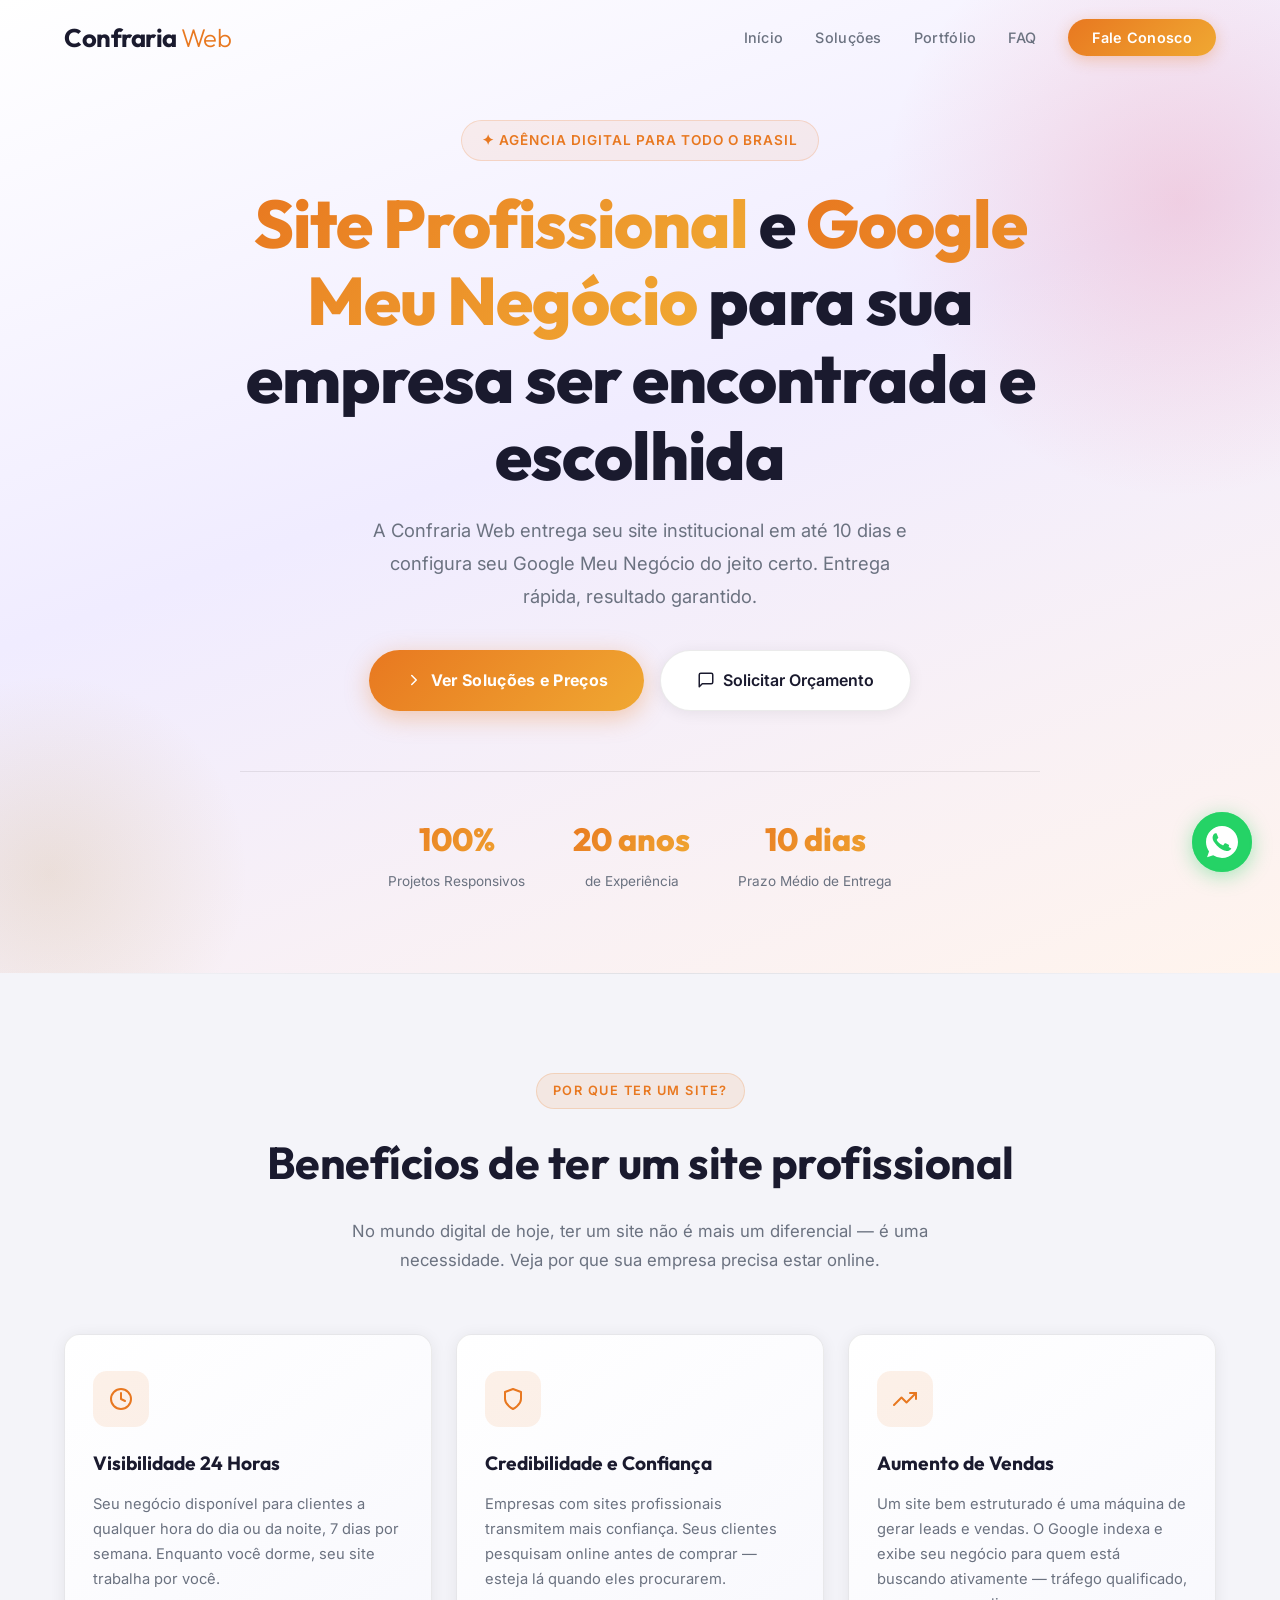
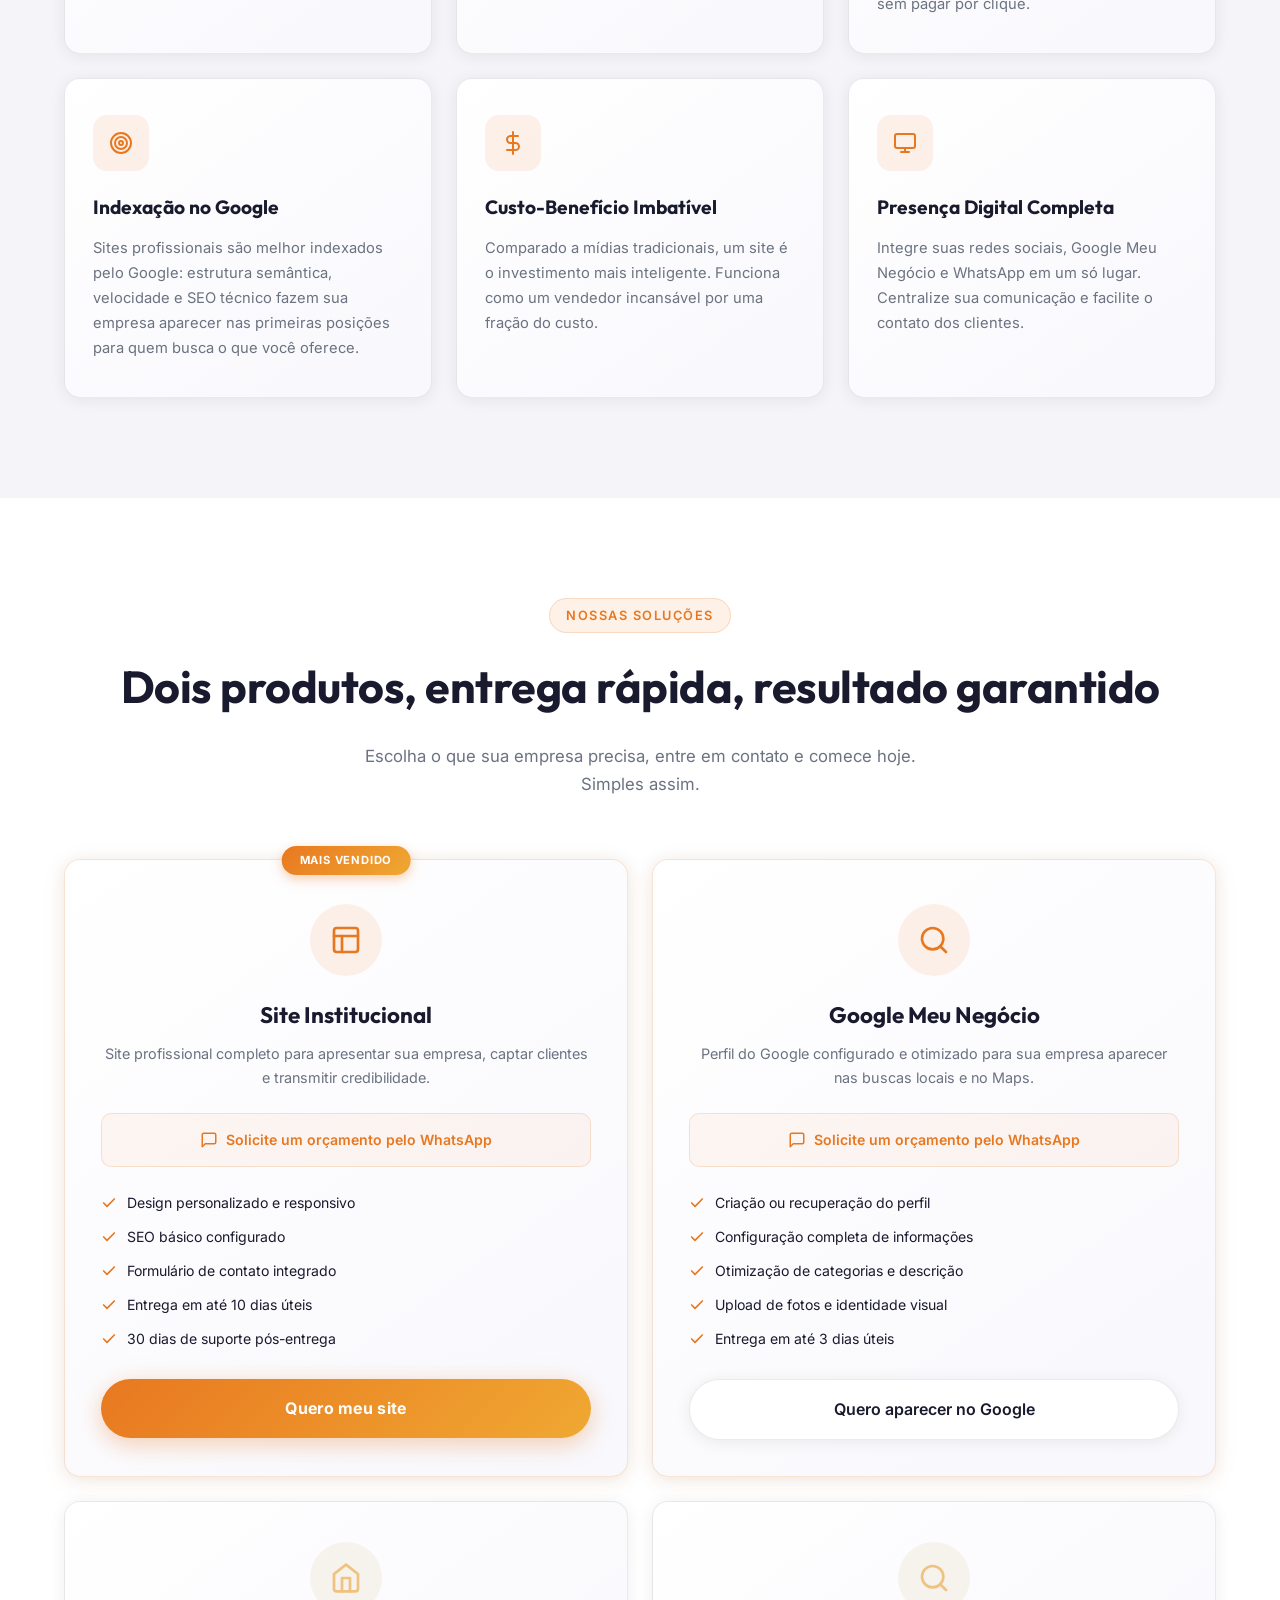
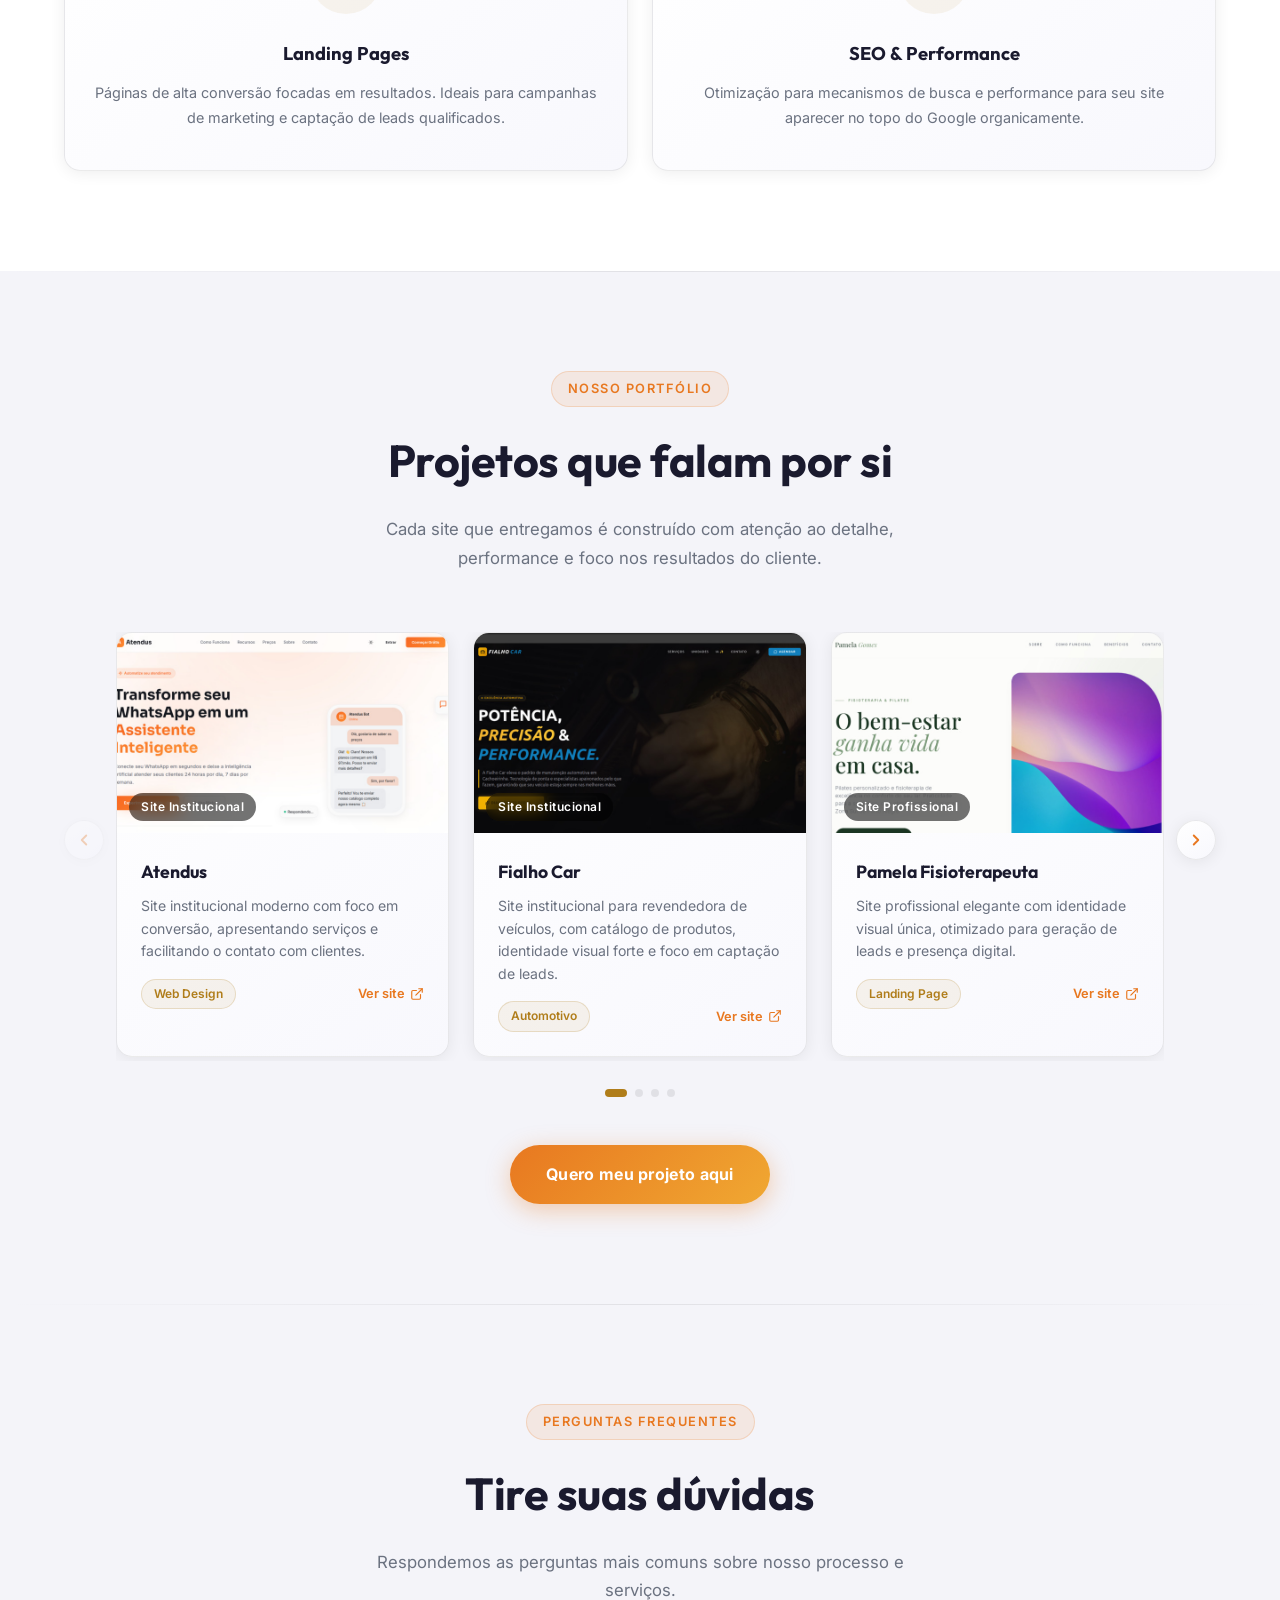
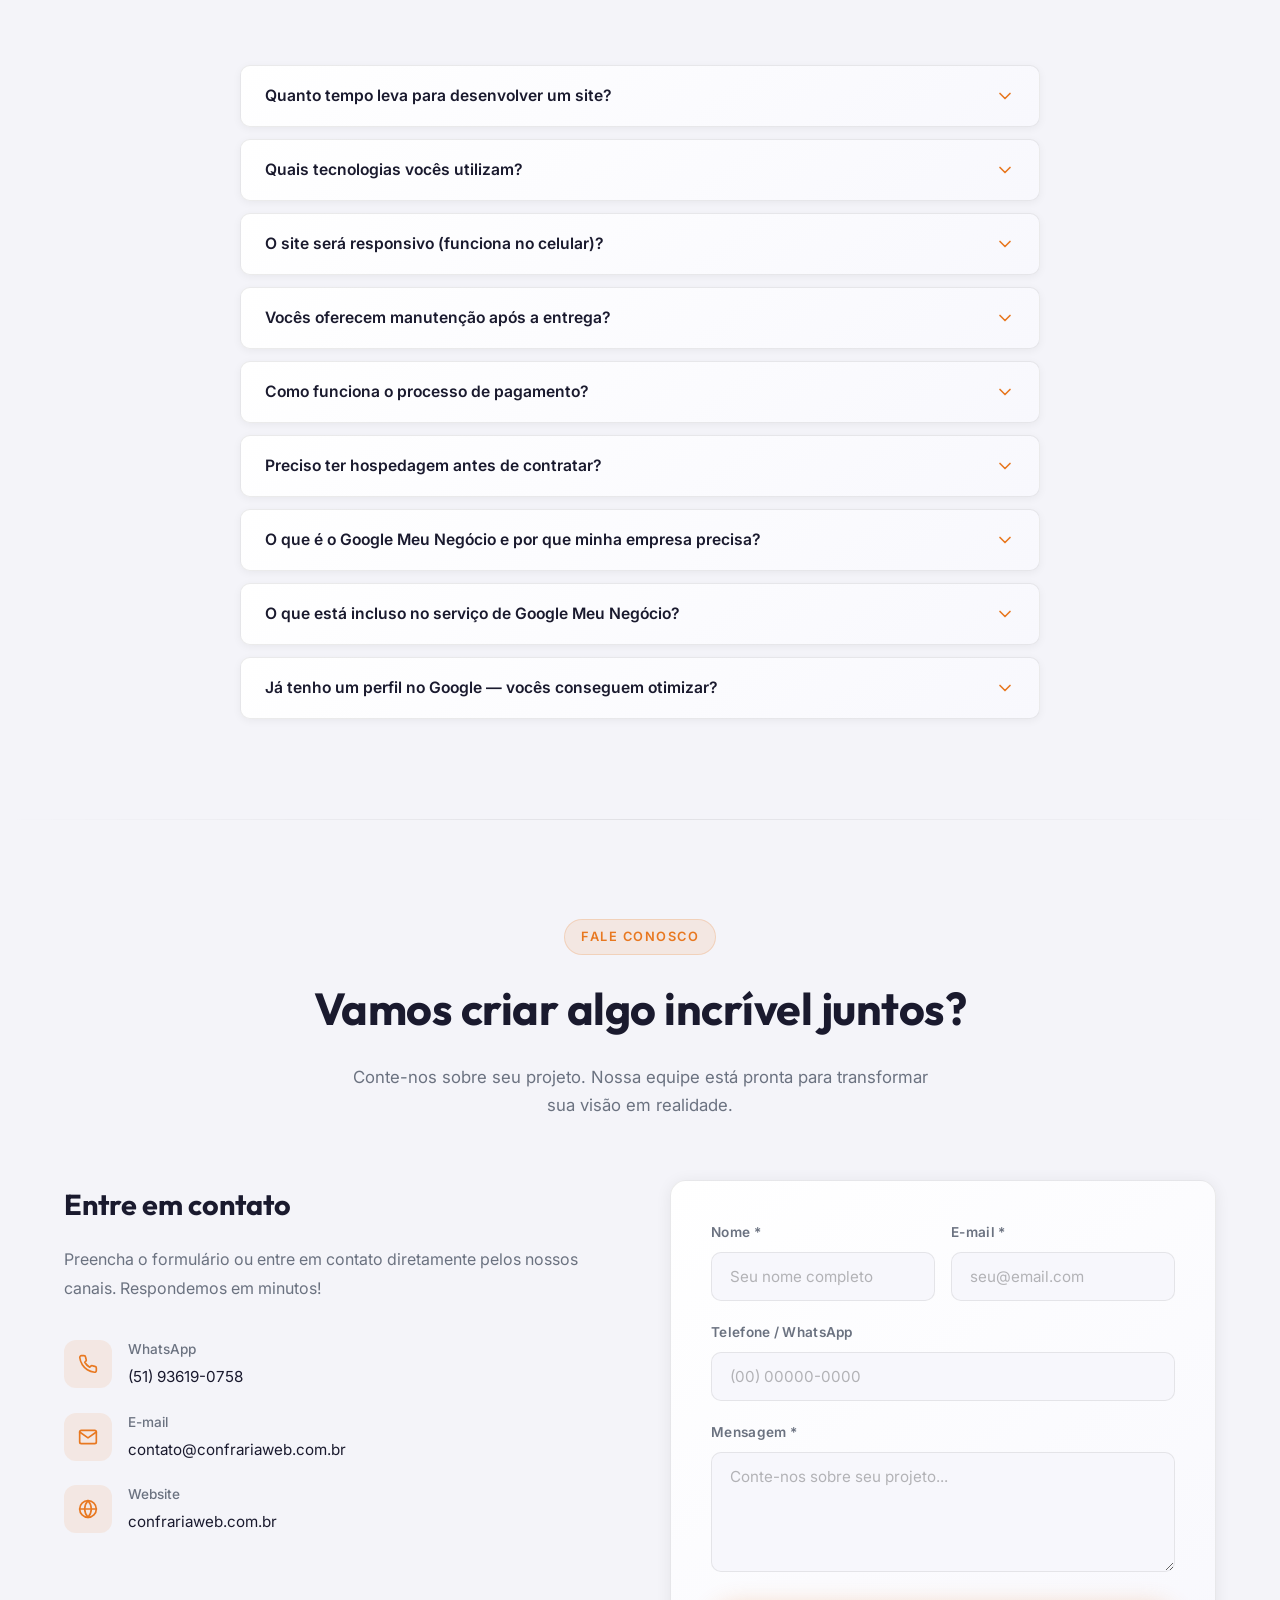
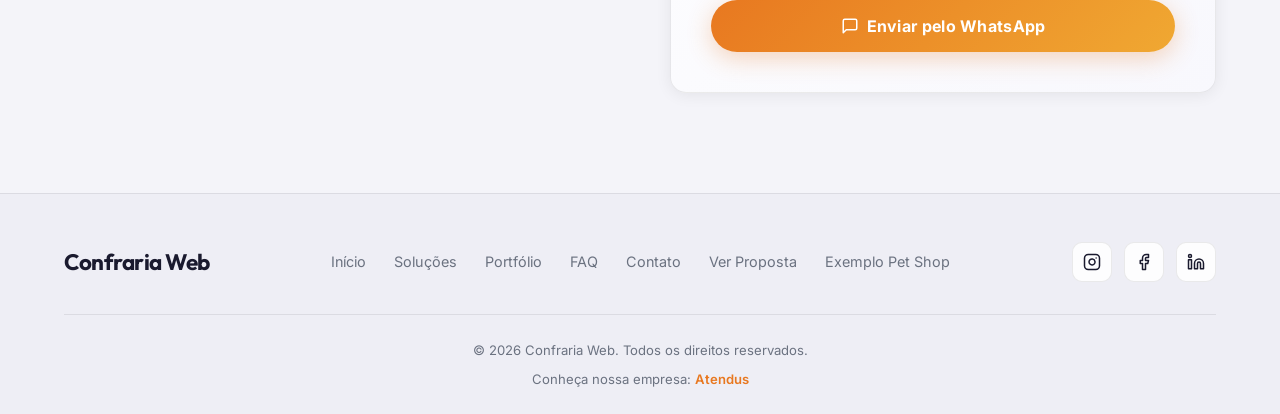
<file: index.html>
<!DOCTYPE html>
<html lang="pt-BR">
<head>
  <meta charset="UTF-8">
  <meta name="viewport" content="width=device-width, initial-scale=1.0">
  <meta http-equiv="X-UA-Compatible" content="IE=edge">

  <!-- SEO Primary -->
  <title>Confraria Web | Sites Profissionais e Google Meu Negócio para todo o Brasil</title>
  <meta name="description" content="Site institucional profissional em até 10 dias e configuração completa do Google Meu Negócio — entrega rápida, resultado garantido. Agência digital para todo o Brasil. Solicite agora!">
  <meta name="author" content="Confraria Web">
  <meta name="robots" content="index, follow, max-snippet:-1, max-image-preview:large, max-video-preview:-1">
  <meta name="format-detection" content="telephone=yes">
  <meta name="geo.region" content="BR">
  <link rel="canonical" href="https://confrariaweb.com.br/">

  <!-- Favicon -->
  <link rel="icon" href="favicon.svg" type="image/svg+xml">
  <link rel="apple-touch-icon" href="favicon.svg">
  <meta name="theme-color" content="#e87820">

  <!-- Preconnect & DNS Prefetch -->
  <link rel="preconnect" href="https://fonts.googleapis.com">
  <link rel="preconnect" href="https://fonts.gstatic.com" crossorigin>
  <link rel="dns-prefetch" href="https://challenges.cloudflare.com">

  <!-- Google Fonts -->
  <link href="https://fonts.googleapis.com/css2?family=Inter:wght@300;400;500;600;700&family=Outfit:wght@300;400;500;600;700;800&display=swap" rel="stylesheet">

  <!-- Styles (preload for LCP) -->
  <link rel="preload" href="styles.css" as="style">
  <link rel="stylesheet" href="styles.css">

  <!-- Open Graph / Facebook -->
  <meta property="og:type" content="website">
  <meta property="og:url" content="https://confrariaweb.com.br/">
  <meta property="og:title" content="Confraria Web | Sites Profissionais e Google Meu Negócio para todo o Brasil">
  <meta property="og:description" content="Site institucional em até 10 dias e Google Meu Negócio configurado do jeito certo — entrega rápida, resultado garantido. Agência digital para todo o Brasil.">
  <meta property="og:locale" content="pt_BR">
  <meta property="og:site_name" content="Confraria Web">
  <meta property="og:image" content="https://confrariaweb.com.br/og-image.png">
  <meta property="og:image:type" content="image/png">
  <meta property="og:image:width" content="1200">
  <meta property="og:image:height" content="630">
  <meta property="og:image:alt" content="Confraria Web — Agência Digital para Criação de Sites Profissionais em todo o Brasil">

  <!-- Twitter / X Card -->
  <meta name="twitter:card" content="summary_large_image">
  <meta name="twitter:site" content="@confrariaweb">
  <meta name="twitter:title" content="Confraria Web | Sites Profissionais e Google Meu Negócio para todo o Brasil">
  <meta name="twitter:description" content="Site institucional em até 10 dias + Google Meu Negócio configurado do jeito certo. Entrega rápida, resultado garantido. Agência digital para todo o Brasil.">
  <meta name="twitter:image" content="https://confrariaweb.com.br/og-image.png">
  <meta name="twitter:image:alt" content="Confraria Web — Agência Digital para Criação de Sites Profissionais em todo o Brasil">

  <!-- Schema.org @graph — Structured Data completo -->
  <script type="application/ld+json">
  {
    "@context": "https://schema.org",
    "@graph": [
      {
        "@type": "Organization",
        "@id": "https://confrariaweb.com.br/#organization",
        "name": "Confraria Web",
        "url": "https://confrariaweb.com.br/",
        "logo": {
          "@type": "ImageObject",
          "@id": "https://confrariaweb.com.br/#logo",
          "url": "https://confrariaweb.com.br/favicon.svg",
          "contentUrl": "https://confrariaweb.com.br/favicon.svg",
          "width": 64,
          "height": 64,
          "caption": "Confraria Web"
        },
        "image": { "@id": "https://confrariaweb.com.br/#logo" },
        "description": "Agência digital especializada em criação de sites profissionais, Google Meu Negócio, landing pages e SEO para todo o Brasil.",
        "telephone": "+55-51-936190758",
        "email": "contato@confrariaweb.com.br",
        "foundingDate": "2024",
        "address": {
          "@type": "PostalAddress",
          "addressLocality": "Porto Alegre",
          "addressRegion": "RS",
          "postalCode": "90000-000",
          "addressCountry": "BR"
        },
        "areaServed": { "@type": "Country", "name": "Brasil" },
        "sameAs": [
          "https://instagram.com/confrariaweb",
          "https://facebook.com/confrariaweb",
          "https://linkedin.com/company/confrariaweb"
        ],
        "knowsAbout": [
          "Web Design", "Desenvolvimento Web", "SEO", "E-commerce",
          "Landing Pages", "Marketing Digital", "React", "Next.js", "WordPress"
        ]
      },
      {
        "@type": "LocalBusiness",
        "@id": "https://confrariaweb.com.br/#localbusiness",
        "name": "Confraria Web",
        "url": "https://confrariaweb.com.br/",
        "telephone": "+55-51-936190758",
        "email": "contato@confrariaweb.com.br",
        "image": "https://confrariaweb.com.br/og-image.png",
        "description": "Agência digital especializada em criação de sites profissionais em até 10 dias. Google Meu Negócio, landing pages e SEO que geram resultados reais para todo o Brasil.",
        "priceRange": "$$",
        "currenciesAccepted": "BRL",
        "paymentAccepted": "Pix, Cartão de Crédito, Transferência Bancária",
        "address": {
          "@type": "PostalAddress",
          "addressLocality": "Porto Alegre",
          "addressRegion": "RS",
          "postalCode": "90000-000",
          "addressCountry": "BR"
        },
        "geo": {
          "@type": "GeoCoordinates",
          "latitude": -30.0346,
          "longitude": -51.2177
        },
        "openingHoursSpecification": {
          "@type": "OpeningHoursSpecification",
          "dayOfWeek": ["Monday","Tuesday","Wednesday","Thursday","Friday"],
          "opens": "09:00",
          "closes": "18:00"
        },
        "hasOfferCatalog": {
          "@type": "OfferCatalog",
          "name": "Serviços de Desenvolvimento Web e Marketing Digital",
          "itemListElement": [
            {
              "@type": "Offer",
              "itemOffered": {
                "@type": "Service",
                "name": "Criação de Sites Institucionais",
                "description": "Sites elegantes e profissionais que representam a identidade da sua marca com design moderno e responsivo."
              }
            },
            {
              "@type": "Offer",
              "itemOffered": {
                "@type": "Service",
                "name": "Landing Pages de Alta Conversão",
                "description": "Páginas de alta conversão focadas em resultados. Ideais para campanhas de marketing e captação de leads qualificados."
              }
            },
            {
              "@type": "Offer",
              "itemOffered": {
                "@type": "Service",
                "name": "SEO e Otimização para Google",
                "description": "Otimização técnica e de conteúdo para mecanismos de busca. Seu site no topo do Google de forma orgânica e sustentável."
              }
            },
            {
              "@type": "Offer",
              "itemOffered": {
                "@type": "Service",
                "name": "E-commerce e Lojas Virtuais",
                "description": "Lojas virtuais completas com sistemas de pagamento integrados, gestão de estoque e alta performance de vendas."
              }
            },
            {
              "@type": "Offer",
              "itemOffered": {
                "@type": "Service",
                "name": "Marketing Digital e Tráfego Pago",
                "description": "Estratégias completas de tráfego pago, mídias sociais e inbound marketing para escalar seu negócio digitalmente."
              }
            },
            {
              "@type": "Offer",
              "itemOffered": {
                "@type": "Service",
                "name": "Blogs e Portais de Conteúdo",
                "description": "Estruturas completas para marketing de conteúdo, portais de notícias e blogs profissionais otimizados para SEO."
              }
            },
            {
              "@type": "Offer",
              "itemOffered": {
                "@type": "Service",
                "name": "Suporte e Manutenção de Sites",
                "description": "Planos de manutenção mensal com atualizações de conteúdo, backups, segurança e suporte técnico especializado."
              }
            }
          ]
        },
        "parentOrganization": { "@id": "https://confrariaweb.com.br/#organization" }
      },
      {
        "@type": "WebSite",
        "@id": "https://confrariaweb.com.br/#website",
        "url": "https://confrariaweb.com.br/",
        "name": "Confraria Web",
        "description": "Agência digital para criação de sites profissionais, Google Meu Negócio, landing pages e SEO em todo o Brasil.",
        "inLanguage": "pt-BR",
        "publisher": { "@id": "https://confrariaweb.com.br/#organization" },
        "potentialAction": {
          "@type": "SearchAction",
          "target": {
            "@type": "EntryPoint",
            "urlTemplate": "https://confrariaweb.com.br/?s={search_term_string}"
          },
          "query-input": "required name=search_term_string"
        }
      },
      {
        "@type": "WebPage",
        "@id": "https://confrariaweb.com.br/#webpage",
        "url": "https://confrariaweb.com.br/",
        "name": "Confraria Web | Sites Profissionais e Google Meu Negócio para todo o Brasil",
        "isPartOf": { "@id": "https://confrariaweb.com.br/#website" },
        "about": { "@id": "https://confrariaweb.com.br/#organization" },
        "description": "Agência digital especializada em criação de sites profissionais em até 10 dias e Google Meu Negócio para todo o Brasil. Landing pages e SEO que geram resultados reais. Orçamento gratuito!",
        "inLanguage": "pt-BR",
        "dateModified": "2026-06-26",
        "breadcrumb": { "@id": "https://confrariaweb.com.br/#breadcrumb" },
        "speakable": {
          "@type": "SpeakableSpecification",
          "cssSelector": ["h1", ".hero-badge", ".section-header h2"]
        }
      },
      {
        "@type": "BreadcrumbList",
        "@id": "https://confrariaweb.com.br/#breadcrumb",
        "itemListElement": [
          {
            "@type": "ListItem",
            "position": 1,
            "name": "Início",
            "item": "https://confrariaweb.com.br/"
          }
        ]
      },
      {
        "@type": "FAQPage",
        "@id": "https://confrariaweb.com.br/#faqpage",
        "isPartOf": { "@id": "https://confrariaweb.com.br/#webpage" },
        "mainEntity": [
          {
            "@type": "Question",
            "name": "Quanto tempo leva para desenvolver um site profissional?",
            "acceptedAnswer": {
              "@type": "Answer",
              "text": "O prazo varia conforme a complexidade do projeto. Sites institucionais têm média de 10 dias. Blogs e portais ficam prontos em torno de 30 dias. E-commerces têm média de 60 dias. Sempre alinhamos o prazo na proposta antes de iniciar."
            }
          },
          {
            "@type": "Question",
            "name": "Quais tecnologias vocês utilizam para criar sites?",
            "acceptedAnswer": {
              "@type": "Answer",
              "text": "Trabalhamos com as tecnologias mais modernas: HTML5, CSS3 e JavaScript puro para projetos ágeis e de alta performance; WordPress para sites que precisam de gestão de conteúdo; e React/Next.js para aplicações mais complexas. Escolhemos a melhor stack para cada projeto."
            }
          },
          {
            "@type": "Question",
            "name": "O site será responsivo e funciona no celular?",
            "acceptedAnswer": {
              "@type": "Answer",
              "text": "Sim, 100% dos nossos projetos são responsivos. Desenvolvemos com a abordagem mobile-first, garantindo que o site funcione perfeitamente em celulares, tablets e desktops. Mais de 60% dos acessos à internet hoje vêm de dispositivos móveis — ignorar isso seria um erro."
            }
          },
          {
            "@type": "Question",
            "name": "Vocês oferecem manutenção do site após a entrega?",
            "acceptedAnswer": {
              "@type": "Answer",
              "text": "Sim! Oferecemos planos de suporte e manutenção mensal que incluem atualizações de conteúdo, backups, segurança e suporte técnico. Também realizamos manutenções avulsas. Você nunca ficará desamparado após a entrega."
            }
          },
          {
            "@type": "Question",
            "name": "Como funciona o processo de pagamento para criação de sites?",
            "acceptedAnswer": {
              "@type": "Answer",
              "text": "Trabalhamos com parcelamento: normalmente 50% no início do projeto e 50% na entrega. Aceitamos Pix, transferência bancária e cartão de crédito. Os valores e condições são definidos na proposta e formalizados em contrato antes de iniciar."
            }
          },
          {
            "@type": "Question",
            "name": "Preciso ter hospedagem antes de contratar a criação do site?",
            "acceptedAnswer": {
              "@type": "Answer",
              "text": "Não! Cuidamos de tudo por você. Indicamos e configuramos o domínio e a hospedagem ideal para o seu projeto. Se você já possui domínio e hospedagem, também trabalhamos com o que você tem. Nosso objetivo é facilitar ao máximo esse processo."
            }
          }
        ]
      }
    ]
  }
  </script>

</head>
<body>

  <!-- Skip link para acessibilidade e SEO -->
  <a href="#main-content" class="skip-link">Ir para o conteúdo principal</a>

  <!-- ========== NAVBAR ========== -->
  <nav class="navbar" id="navbar">
    <div class="container">
      <a href="#inicio" class="navbar-logo">Confraria <span>Web</span></a>

      <ul class="nav-links" id="nav-links">
        <li><a href="#inicio">Início</a></li>
        <li><a href="#servicos">Soluções</a></li>
        <li><a href="#portfolio">Portfólio</a></li>
        <li><a href="#faq">FAQ</a></li>
        <li><a href="#contato" class="nav-cta">Fale Conosco</a></li>
      </ul>

      <button class="hamburger" id="hamburger" aria-label="Abrir menu">
        <span></span>
        <span></span>
        <span></span>
      </button>
    </div>
  </nav>

  <!-- ========== CONTEÚDO PRINCIPAL ========== -->
  <main id="main-content" role="main">

  <!-- ========== HERO ========== -->
  <section class="hero" id="inicio" aria-label="Início">
    <div class="hero-content">
      <span class="hero-badge">✦ Agência Digital para todo o Brasil</span>
      <h1><span class="highlight">Site Profissional</span> e <span class="highlight">Google Meu Negócio</span> para sua empresa ser encontrada e escolhida</h1>
      <p>A Confraria Web entrega seu site institucional em até 10 dias e configura seu Google Meu Negócio do jeito certo. Entrega rápida, resultado garantido.</p>

      <div class="hero-buttons">
        <a href="#servicos" class="btn-primary">
          <svg width="18" height="18" viewBox="0 0 24 24" fill="none" stroke="currentColor" stroke-width="2" stroke-linecap="round" stroke-linejoin="round"><polyline points="9 18 15 12 9 6"/></svg>
          Ver Soluções e Preços
        </a>
        <a href="#contato" class="btn-secondary">
          <svg width="18" height="18" viewBox="0 0 24 24" fill="none" stroke="currentColor" stroke-width="2" stroke-linecap="round" stroke-linejoin="round"><path d="M21 15a2 2 0 0 1-2 2H7l-4 4V5a2 2 0 0 1 2-2h14a2 2 0 0 1 2 2z"/></svg>
          Solicitar Orçamento
        </a>
      </div>

      <div class="hero-stats">
        <div class="stat-item">
          <div class="stat-number" data-count="100" data-suffix="%">0</div>
          <div class="stat-label">Projetos Responsivos</div>
        </div>
        <div class="stat-item">
          <div class="stat-number" data-count="20" data-suffix=" anos">0</div>
          <div class="stat-label">de Experiência</div>
        </div>
        <div class="stat-item">
          <div class="stat-number" data-count="10" data-suffix=" dias">0</div>
          <div class="stat-label">Prazo Médio de Entrega</div>
        </div>
      </div>
    </div>
  </section>

  <!-- ========== BENEFÍCIOS ========== -->
  <section class="benefits" id="beneficios" aria-label="Benefícios de ter um site profissional">
    <div class="container">
      <div class="section-header animate-on-scroll">
        <span class="section-tag">Por que ter um site?</span>
        <h2>Benefícios de ter um site profissional</h2>
        <p>No mundo digital de hoje, ter um site não é mais um diferencial — é uma necessidade. Veja por que sua empresa precisa estar online.</p>
      </div>

      <div class="benefits-grid">
        <!-- Card 1 -->
        <div class="benefit-card animate-on-scroll">
          <div class="benefit-icon">
            <svg width="24" height="24" viewBox="0 0 24 24" fill="none" stroke="#e87820" stroke-width="2" stroke-linecap="round" stroke-linejoin="round"><circle cx="12" cy="12" r="10"/><polyline points="12 6 12 12 16 14"/></svg>
          </div>
          <h3>Visibilidade 24 Horas</h3>
          <p>Seu negócio disponível para clientes a qualquer hora do dia ou da noite, 7 dias por semana. Enquanto você dorme, seu site trabalha por você.</p>
        </div>

        <!-- Card 2 -->
        <div class="benefit-card animate-on-scroll">
          <div class="benefit-icon">
            <svg width="24" height="24" viewBox="0 0 24 24" fill="none" stroke="#e87820" stroke-width="2" stroke-linecap="round" stroke-linejoin="round"><path d="M12 22s8-4 8-10V5l-8-3-8 3v7c0 6 8 10 8 10z"/></svg>
          </div>
          <h3>Credibilidade e Confiança</h3>
          <p>Empresas com sites profissionais transmitem mais confiança. Seus clientes pesquisam online antes de comprar — esteja lá quando eles procurarem.</p>
        </div>

        <!-- Card 3 -->
        <div class="benefit-card animate-on-scroll">
          <div class="benefit-icon">
            <svg width="24" height="24" viewBox="0 0 24 24" fill="none" stroke="#e87820" stroke-width="2" stroke-linecap="round" stroke-linejoin="round"><polyline points="23 6 13.5 15.5 8.5 10.5 1 18"/><polyline points="17 6 23 6 23 12"/></svg>
          </div>
          <h3>Aumento de Vendas</h3>
          <p>Um site bem estruturado é uma máquina de gerar leads e vendas. O Google indexa e exibe seu negócio para quem está buscando ativamente — tráfego qualificado, sem pagar por clique.</p>
        </div>

        <!-- Card 4 -->
        <div class="benefit-card animate-on-scroll">
          <div class="benefit-icon">
            <svg width="24" height="24" viewBox="0 0 24 24" fill="none" stroke="#e87820" stroke-width="2" stroke-linecap="round" stroke-linejoin="round"><circle cx="12" cy="12" r="10"/><circle cx="12" cy="12" r="6"/><circle cx="12" cy="12" r="2"/></svg>
          </div>
          <h3>Indexação no Google</h3>
          <p>Sites profissionais são melhor indexados pelo Google: estrutura semântica, velocidade e SEO técnico fazem sua empresa aparecer nas primeiras posições para quem busca o que você oferece.</p>
        </div>

        <!-- Card 5 -->
        <div class="benefit-card animate-on-scroll">
          <div class="benefit-icon">
            <svg width="24" height="24" viewBox="0 0 24 24" fill="none" stroke="#e87820" stroke-width="2" stroke-linecap="round" stroke-linejoin="round"><line x1="12" y1="1" x2="12" y2="23"/><path d="M17 5H9.5a3.5 3.5 0 0 0 0 7h5a3.5 3.5 0 0 1 0 7H6"/></svg>
          </div>
          <h3>Custo-Benefício Imbatível</h3>
          <p>Comparado a mídias tradicionais, um site é o investimento mais inteligente. Funciona como um vendedor incansável por uma fração do custo.</p>
        </div>

        <!-- Card 6 -->
        <div class="benefit-card animate-on-scroll">
          <div class="benefit-icon">
            <svg width="24" height="24" viewBox="0 0 24 24" fill="none" stroke="#e87820" stroke-width="2" stroke-linecap="round" stroke-linejoin="round"><rect x="2" y="3" width="20" height="14" rx="2" ry="2"/><line x1="8" y1="21" x2="16" y2="21"/><line x1="12" y1="17" x2="12" y2="21"/></svg>
          </div>
          <h3>Presença Digital Completa</h3>
          <p>Integre suas redes sociais, Google Meu Negócio e WhatsApp em um só lugar. Centralize sua comunicação e facilite o contato dos clientes.</p>
        </div>
      </div>
    </div>
  </section>

  <!-- ========== SOLUÇÕES ========== -->
  <section class="services" id="servicos" aria-label="Nossas Soluções">
    <div class="container">
      <div class="section-header animate-on-scroll">
        <span class="section-tag">Nossas Soluções</span>
        <h2>Dois produtos, entrega rápida, resultado garantido</h2>
        <p>Escolha o que sua empresa precisa, entre em contato e comece hoje. Simples assim.</p>
      </div>

      <!-- Produtos em destaque -->
      <div class="produtos-hero animate-on-scroll">

        <!-- Produto 1 — Site Institucional -->
        <div class="produto-card">
          <span class="produto-badge-destaque">Mais Vendido</span>
          <div class="produto-icon">
            <svg width="32" height="32" viewBox="0 0 24 24" fill="none" stroke="#e87820" stroke-width="2" stroke-linecap="round" stroke-linejoin="round"><rect x="3" y="3" width="18" height="18" rx="2" ry="2"/><line x1="3" y1="9" x2="21" y2="9"/><line x1="9" y1="21" x2="9" y2="9"/></svg>
          </div>
          <h3>Site Institucional</h3>
          <p>Site profissional completo para apresentar sua empresa, captar clientes e transmitir credibilidade.</p>
          <div class="produto-consulta">
            <svg width="18" height="18" viewBox="0 0 24 24" fill="none" stroke="currentColor" stroke-width="2" stroke-linecap="round" stroke-linejoin="round"><path d="M21 15a2 2 0 0 1-2 2H7l-4 4V5a2 2 0 0 1 2-2h14a2 2 0 0 1 2 2z"/></svg>
            Solicite um orçamento pelo WhatsApp
          </div>
          <ul class="produto-features">
            <li>
              <svg width="16" height="16" viewBox="0 0 24 24" fill="none" stroke="currentColor" stroke-width="2.5" stroke-linecap="round" stroke-linejoin="round"><polyline points="20 6 9 17 4 12"/></svg>
              Design personalizado e responsivo
            </li>
            <li>
              <svg width="16" height="16" viewBox="0 0 24 24" fill="none" stroke="currentColor" stroke-width="2.5" stroke-linecap="round" stroke-linejoin="round"><polyline points="20 6 9 17 4 12"/></svg>
              SEO básico configurado
            </li>
            <li>
              <svg width="16" height="16" viewBox="0 0 24 24" fill="none" stroke="currentColor" stroke-width="2.5" stroke-linecap="round" stroke-linejoin="round"><polyline points="20 6 9 17 4 12"/></svg>
              Formulário de contato integrado
            </li>
            <li>
              <svg width="16" height="16" viewBox="0 0 24 24" fill="none" stroke="currentColor" stroke-width="2.5" stroke-linecap="round" stroke-linejoin="round"><polyline points="20 6 9 17 4 12"/></svg>
              Entrega em até 10 dias úteis
            </li>
            <li>
              <svg width="16" height="16" viewBox="0 0 24 24" fill="none" stroke="currentColor" stroke-width="2.5" stroke-linecap="round" stroke-linejoin="round"><polyline points="20 6 9 17 4 12"/></svg>
              30 dias de suporte pós-entrega
            </li>
          </ul>
          <a href="#contato" class="btn-primary">Quero meu site</a>
        </div>

        <!-- Produto 2 — Google Meu Negócio -->
        <div class="produto-card">
          <div class="produto-icon">
            <svg width="32" height="32" viewBox="0 0 24 24" fill="none" stroke="#e87820" stroke-width="2" stroke-linecap="round" stroke-linejoin="round"><circle cx="11" cy="11" r="8"/><line x1="21" y1="21" x2="16.65" y2="16.65"/></svg>
          </div>
          <h3>Google Meu Negócio</h3>
          <p>Perfil do Google configurado e otimizado para sua empresa aparecer nas buscas locais e no Maps.</p>
          <div class="produto-consulta">
            <svg width="18" height="18" viewBox="0 0 24 24" fill="none" stroke="currentColor" stroke-width="2" stroke-linecap="round" stroke-linejoin="round"><path d="M21 15a2 2 0 0 1-2 2H7l-4 4V5a2 2 0 0 1 2-2h14a2 2 0 0 1 2 2z"/></svg>
            Solicite um orçamento pelo WhatsApp
          </div>
          <ul class="produto-features">
            <li>
              <svg width="16" height="16" viewBox="0 0 24 24" fill="none" stroke="currentColor" stroke-width="2.5" stroke-linecap="round" stroke-linejoin="round"><polyline points="20 6 9 17 4 12"/></svg>
              Criação ou recuperação do perfil
            </li>
            <li>
              <svg width="16" height="16" viewBox="0 0 24 24" fill="none" stroke="currentColor" stroke-width="2.5" stroke-linecap="round" stroke-linejoin="round"><polyline points="20 6 9 17 4 12"/></svg>
              Configuração completa de informações
            </li>
            <li>
              <svg width="16" height="16" viewBox="0 0 24 24" fill="none" stroke="currentColor" stroke-width="2.5" stroke-linecap="round" stroke-linejoin="round"><polyline points="20 6 9 17 4 12"/></svg>
              Otimização de categorias e descrição
            </li>
            <li>
              <svg width="16" height="16" viewBox="0 0 24 24" fill="none" stroke="currentColor" stroke-width="2.5" stroke-linecap="round" stroke-linejoin="round"><polyline points="20 6 9 17 4 12"/></svg>
              Upload de fotos e identidade visual
            </li>
            <li>
              <svg width="16" height="16" viewBox="0 0 24 24" fill="none" stroke="currentColor" stroke-width="2.5" stroke-linecap="round" stroke-linejoin="round"><polyline points="20 6 9 17 4 12"/></svg>
              Entrega em até 3 dias úteis
            </li>
          </ul>
          <a href="#contato" class="btn-secondary">Quero aparecer no Google</a>
        </div>
      </div>

      <!-- Serviços complementares -->
      <div class="servicos-complementares animate-on-scroll">
        <div class="service-card">
          <div class="service-icon">
            <svg width="32" height="32" viewBox="0 0 24 24" fill="none" stroke="#f0c27f" stroke-width="2" stroke-linecap="round" stroke-linejoin="round"><path d="m3 9 9-7 9 7v11a2 2 0 0 1-2 2H5a2 2 0 0 1-2-2z"/><polyline points="9 22 9 12 15 12 15 22"/></svg>
          </div>
          <h3>Landing Pages</h3>
          <p>Páginas de alta conversão focadas em resultados. Ideais para campanhas de marketing e captação de leads qualificados.</p>
        </div>

        <div class="service-card">
          <div class="service-icon">
            <svg width="32" height="32" viewBox="0 0 24 24" fill="none" stroke="#f0c27f" stroke-width="2" stroke-linecap="round" stroke-linejoin="round"><circle cx="11" cy="11" r="8"/><line x1="21" y1="21" x2="16.65" y2="16.65"/></svg>
          </div>
          <h3>SEO & Performance</h3>
          <p>Otimização para mecanismos de busca e performance para seu site aparecer no topo do Google organicamente.</p>
        </div>
      </div>
    </div>
  </section>

  <!-- ========== PORTFÓLIO ========== -->
  <section class="portfolio" id="portfolio" aria-label="Portfólio de Projetos">
    <div class="container">
      <div class="section-header animate-on-scroll">
        <span class="section-tag">Nosso Portfólio</span>
        <h2>Projetos que falam por si</h2>
        <p>Cada site que entregamos é construído com atenção ao detalhe, performance e foco nos resultados do cliente.</p>
      </div>

      <div class="portfolio-carousel animate-on-scroll">
        <button class="carousel-btn carousel-btn-prev" aria-label="Projeto anterior">
          <svg width="18" height="18" viewBox="0 0 24 24" fill="none" stroke="currentColor" stroke-width="2.5" stroke-linecap="round" stroke-linejoin="round"><polyline points="15 18 9 12 15 6"/></svg>
        </button>

        <div class="portfolio-track">
          <!-- Project 1 — Atendus -->
          <div class="portfolio-card">
            <a href="https://atendus.com.br/" target="_blank" rel="noopener" title="Visitar site da Atendus" class="portfolio-thumb">
              <img src="assets/portfolio/atendus.jpg" alt="Site institucional da Atendus criado pela Confraria Web" loading="lazy" width="800" height="450" fetchpriority="low">
              <span class="portfolio-badge">Site Institucional</span>
            </a>
            <div class="portfolio-info">
              <h3>Atendus</h3>
              <p>Site institucional moderno com foco em conversão, apresentando serviços e facilitando o contato com clientes.</p>
              <div class="portfolio-footer">
                <span class="portfolio-tag">Web Design</span>
                <a href="https://atendus.com.br/" target="_blank" rel="noopener" class="portfolio-link">
                  Ver site
                  <svg width="14" height="14" viewBox="0 0 24 24" fill="none" stroke="currentColor" stroke-width="2" stroke-linecap="round" stroke-linejoin="round"><path d="M18 13v6a2 2 0 0 1-2 2H5a2 2 0 0 1-2-2V8a2 2 0 0 1 2-2h6"/><polyline points="15 3 21 3 21 9"/><line x1="10" y1="14" x2="21" y2="3"/></svg>
                </a>
              </div>
            </div>
          </div>

          <!-- Project 2 — Fialho Car -->
          <div class="portfolio-card">
            <a href="https://fialhocar.com.br/" target="_blank" rel="noopener" title="Visitar site da Fialho Car" class="portfolio-thumb">
              <img src="assets/portfolio/fialhocar.jpg" alt="Site institucional da Fialho Car criado pela Confraria Web — concessionária e venda de veículos" loading="lazy" width="800" height="450" fetchpriority="low">
              <span class="portfolio-badge">Site Institucional</span>
            </a>
            <div class="portfolio-info">
              <h3>Fialho Car</h3>
              <p>Site institucional para revendedora de veículos, com catálogo de produtos, identidade visual forte e foco em captação de leads.</p>
              <div class="portfolio-footer">
                <span class="portfolio-tag">Automotivo</span>
                <a href="https://fialhocar.com.br/" target="_blank" rel="noopener" class="portfolio-link">
                  Ver site
                  <svg width="14" height="14" viewBox="0 0 24 24" fill="none" stroke="currentColor" stroke-width="2" stroke-linecap="round" stroke-linejoin="round"><path d="M18 13v6a2 2 0 0 1-2 2H5a2 2 0 0 1-2-2V8a2 2 0 0 1 2-2h6"/><polyline points="15 3 21 3 21 9"/><line x1="10" y1="14" x2="21" y2="3"/></svg>
                </a>
              </div>
            </div>
          </div>

          <!-- Project 3 — Pamela -->
          <div class="portfolio-card">
            <a href="https://pamela.fst.br/" target="_blank" rel="noopener" title="Visitar site da Pamela Fisioterapeuta" class="portfolio-thumb">
              <img src="assets/portfolio/pamela.jpg" alt="Site profissional de fisioterapeuta criado pela Confraria Web — landing page com geração de leads" loading="lazy" width="800" height="450" fetchpriority="low">
              <span class="portfolio-badge">Site Profissional</span>
            </a>
            <div class="portfolio-info">
              <h3>Pamela Fisioterapeuta</h3>
              <p>Site profissional elegante com identidade visual única, otimizado para geração de leads e presença digital.</p>
              <div class="portfolio-footer">
                <span class="portfolio-tag">Landing Page</span>
                <a href="https://pamela.fst.br/" target="_blank" rel="noopener" class="portfolio-link">
                  Ver site
                  <svg width="14" height="14" viewBox="0 0 24 24" fill="none" stroke="currentColor" stroke-width="2" stroke-linecap="round" stroke-linejoin="round"><path d="M18 13v6a2 2 0 0 1-2 2H5a2 2 0 0 1-2-2V8a2 2 0 0 1 2-2h6"/><polyline points="15 3 21 3 21 9"/><line x1="10" y1="14" x2="21" y2="3"/></svg>
                </a>
              </div>
            </div>
          </div>

          <!-- Project 4 — Tua Futura Nutri -->
          <div class="portfolio-card">
            <a href="https://tuafuturanutri.com.br/" target="_blank" rel="noopener" title="Visitar site Tua Futura Nutri" class="portfolio-thumb">
              <img src="assets/portfolio/tuafuturanutri.jpg" alt="Landing page de nutricionista com alta conversão — Tua Futura Nutri, desenvolvida pela Confraria Web" loading="lazy" width="800" height="450" fetchpriority="low">
              <span class="portfolio-badge">Landing Page</span>
            </a>
            <div class="portfolio-info">
              <h3>Tua Futura Nutri</h3>
              <p>Landing page de alta conversão para nutricionista, com foco em captação de pacientes e agendamento online.</p>
              <div class="portfolio-footer">
                <span class="portfolio-tag">Saúde & Bem-estar</span>
                <a href="https://tuafuturanutri.com.br/" target="_blank" rel="noopener" class="portfolio-link">
                  Ver site
                  <svg width="14" height="14" viewBox="0 0 24 24" fill="none" stroke="currentColor" stroke-width="2" stroke-linecap="round" stroke-linejoin="round"><path d="M18 13v6a2 2 0 0 1-2 2H5a2 2 0 0 1-2-2V8a2 2 0 0 1 2-2h6"/><polyline points="15 3 21 3 21 9"/><line x1="10" y1="14" x2="21" y2="3"/></svg>
                </a>
              </div>
            </div>
          </div>
        </div>

        <button class="carousel-btn carousel-btn-next" aria-label="Próximo projeto">
          <svg width="18" height="18" viewBox="0 0 24 24" fill="none" stroke="currentColor" stroke-width="2.5" stroke-linecap="round" stroke-linejoin="round"><polyline points="9 18 15 12 9 6"/></svg>
        </button>

        <div class="carousel-dots" aria-hidden="true">
          <button class="carousel-dot active"></button>
          <button class="carousel-dot"></button>
          <button class="carousel-dot"></button>
          <button class="carousel-dot"></button>
        </div>
      </div>

      <div class="portfolio-cta animate-on-scroll">
        <a href="#contato" class="btn-primary">Quero meu projeto aqui</a>
      </div>
    </div>
  </section>

  <!-- ========== DEPOIMENTOS ========== -->
  <section class="testimonials" id="depoimentos" aria-label="Depoimentos de Clientes">
    <div class="container">
      <div class="section-header animate-on-scroll">
        <span class="section-tag">Depoimentos</span>
        <h2>O que nossos clientes dizem</h2>
        <p>A satisfação dos nossos clientes é a nossa maior conquista. Veja o que eles falam sobre nosso trabalho.</p>
      </div>

      <div class="testimonials-grid">
        <!-- Testimonial 1 -->
        <div class="testimonial-card animate-on-scroll">
          <div class="testimonial-stars">★★★★★</div>
          <p class="testimonial-text">"Depoimentos em breve. Estamos iniciando nossa jornada e mal podemos esperar para compartilhar os resultados dos nossos primeiros clientes!"</p>
          <div class="testimonial-author">
            <div class="testimonial-avatar">C</div>
            <div>
              <strong>Cliente Confraria Web</strong>
              <span>Empresário</span>
            </div>
          </div>
        </div>

        <!-- Testimonial 2 -->
        <div class="testimonial-card animate-on-scroll">
          <div class="testimonial-stars">★★★★★</div>
          <p class="testimonial-text">"Quer ser um dos nossos primeiros depoimentos? Entre em contato e vamos criar algo incrível juntos. Garantimos dedicação total ao seu projeto."</p>
          <div class="testimonial-author">
            <div class="testimonial-avatar">W</div>
            <div>
              <strong>Futuro Cliente</strong>
              <span>Você!</span>
            </div>
          </div>
        </div>

        <!-- Testimonial 3 -->
        <div class="testimonial-card animate-on-scroll">
          <div class="testimonial-stars">★★★★★</div>
          <p class="testimonial-text">"Nosso compromisso é com a excelência em cada entrega. Cada projeto recebe atenção personalizada, prazo cumprido e suporte dedicado."</p>
          <div class="testimonial-author">
            <div class="testimonial-avatar">A</div>
            <div>
              <strong>Confraria Web</strong>
              <span>Nossa Promessa</span>
            </div>
          </div>
        </div>
      </div>
    </div>
  </section>

  <!-- ========== FAQ ========== -->
  <section class="faq" id="faq" aria-label="Perguntas Frequentes">
    <div class="container">
      <div class="section-header animate-on-scroll">
        <span class="section-tag">Perguntas Frequentes</span>
        <h2>Tire suas dúvidas</h2>
        <p>Respondemos as perguntas mais comuns sobre nosso processo e serviços.</p>
      </div>

      <div class="faq-list animate-on-scroll">
        <div class="faq-item">
          <button class="faq-question" aria-expanded="false">
            Quanto tempo leva para desenvolver um site?
            <svg class="faq-icon" width="20" height="20" viewBox="0 0 24 24" fill="none" stroke="currentColor" stroke-width="2" stroke-linecap="round" stroke-linejoin="round"><polyline points="6 9 12 15 18 9"/></svg>
          </button>
          <div class="faq-answer">
            <p>O prazo varia conforme a complexidade do projeto. Sites institucionais têm média de 10 dias. Blogs e portais ficam prontos em torno de 30 dias. E-commerces têm média de 60 dias. Sempre alinhamos o prazo na proposta antes de iniciar.</p>
          </div>
        </div>

        <div class="faq-item">
          <button class="faq-question" aria-expanded="false">
            Quais tecnologias vocês utilizam?
            <svg class="faq-icon" width="20" height="20" viewBox="0 0 24 24" fill="none" stroke="currentColor" stroke-width="2" stroke-linecap="round" stroke-linejoin="round"><polyline points="6 9 12 15 18 9"/></svg>
          </button>
          <div class="faq-answer">
            <p>Trabalhamos com as tecnologias mais modernas: HTML5, CSS3 e JavaScript puro para projetos ágeis e de alta performance; WordPress para sites que precisam de gestão de conteúdo; e React/Next.js para aplicações mais complexas. Escolhemos a melhor stack para cada projeto.</p>
          </div>
        </div>

        <div class="faq-item">
          <button class="faq-question" aria-expanded="false">
            O site será responsivo (funciona no celular)?
            <svg class="faq-icon" width="20" height="20" viewBox="0 0 24 24" fill="none" stroke="currentColor" stroke-width="2" stroke-linecap="round" stroke-linejoin="round"><polyline points="6 9 12 15 18 9"/></svg>
          </button>
          <div class="faq-answer">
            <p>Sim, 100% dos nossos projetos são responsivos. Desenvolvemos com a abordagem mobile-first, garantindo que o site funcione perfeitamente em celulares, tablets e desktops. Mais de 60% dos acessos à internet hoje vêm de dispositivos móveis — ignorar isso seria um erro.</p>
          </div>
        </div>

        <div class="faq-item">
          <button class="faq-question" aria-expanded="false">
            Vocês oferecem manutenção após a entrega?
            <svg class="faq-icon" width="20" height="20" viewBox="0 0 24 24" fill="none" stroke="currentColor" stroke-width="2" stroke-linecap="round" stroke-linejoin="round"><polyline points="6 9 12 15 18 9"/></svg>
          </button>
          <div class="faq-answer">
            <p>Sim! Oferecemos planos de suporte e manutenção mensal que incluem atualizações de conteúdo, backups, segurança e suporte técnico. Também realizamos manutenções avulsas. Você nunca ficará desamparado após a entrega.</p>
          </div>
        </div>

        <div class="faq-item">
          <button class="faq-question" aria-expanded="false">
            Como funciona o processo de pagamento?
            <svg class="faq-icon" width="20" height="20" viewBox="0 0 24 24" fill="none" stroke="currentColor" stroke-width="2" stroke-linecap="round" stroke-linejoin="round"><polyline points="6 9 12 15 18 9"/></svg>
          </button>
          <div class="faq-answer">
            <p>Trabalhamos com parcelamento: normalmente 50% no início do projeto e 50% na entrega. Aceitamos Pix, transferência bancária e cartão de crédito. Os valores e condições são definidos na proposta e formalizados em contrato antes de iniciar.</p>
          </div>
        </div>

        <div class="faq-item">
          <button class="faq-question" aria-expanded="false">
            Preciso ter hospedagem antes de contratar?
            <svg class="faq-icon" width="20" height="20" viewBox="0 0 24 24" fill="none" stroke="currentColor" stroke-width="2" stroke-linecap="round" stroke-linejoin="round"><polyline points="6 9 12 15 18 9"/></svg>
          </button>
          <div class="faq-answer">
            <p>Não! Cuidamos de tudo por você. Indicamos e configuramos o domínio e a hospedagem ideal para o seu projeto. Se você já possui domínio e hospedagem, também trabalhamos com o que você tem. Nosso objetivo é facilitar ao máximo esse processo.</p>
          </div>
        </div>

        <div class="faq-item">
          <button class="faq-question" aria-expanded="false">
            O que é o Google Meu Negócio e por que minha empresa precisa?
            <svg class="faq-icon" width="20" height="20" viewBox="0 0 24 24" fill="none" stroke="currentColor" stroke-width="2" stroke-linecap="round" stroke-linejoin="round"><polyline points="6 9 12 15 18 9"/></svg>
          </button>
          <div class="faq-answer">
            <p>O Google Meu Negócio (agora chamado de Perfil da Empresa no Google) é o cadastro que faz sua empresa aparecer no Google Maps e nos resultados de busca local — aquele painel com endereço, telefone, horário e avaliações. Quando alguém pesquisa "restaurante perto de mim" ou "advogado na minha cidade", são os perfis bem configurados que aparecem primeiro. Sem isso, sua empresa é invisível para clientes locais.</p>
          </div>
        </div>

        <div class="faq-item">
          <button class="faq-question" aria-expanded="false">
            O que está incluso no serviço de Google Meu Negócio?
            <svg class="faq-icon" width="20" height="20" viewBox="0 0 24 24" fill="none" stroke="currentColor" stroke-width="2" stroke-linecap="round" stroke-linejoin="round"><polyline points="6 9 12 15 18 9"/></svg>
          </button>
          <div class="faq-answer">
            <p>Fazemos tudo: criação ou recuperação do perfil, preenchimento completo das informações (endereço, telefone, site, horário de funcionamento), escolha das categorias certas para seu negócio, redação da descrição otimizada, upload das suas fotos e configuração de produtos ou serviços. Entregamos em até 3 dias úteis e você sai com tudo pronto para começar a aparecer nas buscas locais.</p>
          </div>
        </div>

        <div class="faq-item">
          <button class="faq-question" aria-expanded="false">
            Já tenho um perfil no Google — vocês conseguem otimizar?
            <svg class="faq-icon" width="20" height="20" viewBox="0 0 24 24" fill="none" stroke="currentColor" stroke-width="2" stroke-linecap="round" stroke-linejoin="round"><polyline points="6 9 12 15 18 9"/></svg>
          </button>
          <div class="faq-answer">
            <p>Sim! Perfis existentes mas incompletos ou mal configurados são muito comuns e prejudicam muito o ranqueamento local. Auditamos o que está faltando e fazemos a otimização completa — categorias, descrição, fotos, horários, produtos e respostas a avaliações. O serviço tem o mesmo valor e prazo, independente de ser criação ou otimização.</p>
          </div>
        </div>
      </div>
    </div>
  </section>

  <!-- ========== CONTATO ========== -->
  <section class="contact" id="contato" aria-label="Formulário de Contato">
    <div class="container">
      <div class="section-header animate-on-scroll">
        <span class="section-tag">Fale Conosco</span>
        <h2>Vamos criar algo incrível juntos?</h2>
        <p>Conte-nos sobre seu projeto. Nossa equipe está pronta para transformar sua visão em realidade.</p>
      </div>

      <div class="contact-wrapper">
        <!-- Info -->
        <div class="contact-info animate-on-scroll">
          <h3>Entre em contato</h3>
          <p>Preencha o formulário ou entre em contato diretamente pelos nossos canais. Respondemos em minutos!</p>

          <div class="contact-details">
            <div class="contact-detail-item">
              <div class="contact-detail-icon">
                <svg width="20" height="20" viewBox="0 0 24 24" fill="none" stroke="#e87820" stroke-width="2" stroke-linecap="round" stroke-linejoin="round"><path d="M22 16.92v3a2 2 0 0 1-2.18 2 19.79 19.79 0 0 1-8.63-3.07 19.5 19.5 0 0 1-6-6 19.79 19.79 0 0 1-3.07-8.67A2 2 0 0 1 4.11 2h3a2 2 0 0 1 2 1.72 12.84 12.84 0 0 0 .7 2.81 2 2 0 0 1-.45 2.11L8.09 9.91a16 16 0 0 0 6 6l1.27-1.27a2 2 0 0 1 2.11-.45 12.84 12.84 0 0 0 2.81.7A2 2 0 0 1 22 16.92z"/></svg>
              </div>
              <div class="contact-detail-text">
                <strong>WhatsApp</strong>
                <a href="https://wa.me/5551936190758?text=Ol%C3%A1%2C%20Confraria%20Web!%20Gostaria%20de%20um%20or%C3%A7amento." target="_blank" rel="noopener">(51) 93619-0758</a>
              </div>
            </div>

            <div class="contact-detail-item">
              <div class="contact-detail-icon">
                <svg width="20" height="20" viewBox="0 0 24 24" fill="none" stroke="#e87820" stroke-width="2" stroke-linecap="round" stroke-linejoin="round"><path d="M4 4h16c1.1 0 2 .9 2 2v12c0 1.1-.9 2-2 2H4c-1.1 0-2-.9-2-2V6c0-1.1.9-2 2-2z"/><polyline points="22,6 12,13 2,6"/></svg>
              </div>
              <div class="contact-detail-text">
                <strong>E-mail</strong>
                <a href="mailto:contato@confrariaweb.com.br">contato@confrariaweb.com.br</a>
              </div>
            </div>

            <div class="contact-detail-item">
              <div class="contact-detail-icon">
                <svg width="20" height="20" viewBox="0 0 24 24" fill="none" stroke="#e87820" stroke-width="2" stroke-linecap="round" stroke-linejoin="round"><circle cx="12" cy="12" r="10"/><line x1="2" y1="12" x2="22" y2="12"/><path d="M12 2a15.3 15.3 0 0 1 4 10 15.3 15.3 0 0 1-4 10 15.3 15.3 0 0 1-4-10 15.3 15.3 0 0 1 4-10z"/></svg>
              </div>
              <div class="contact-detail-text">
                <strong>Website</strong>
                <span>confrariaweb.com.br</span>
              </div>
            </div>
          </div>
        </div>

        <!-- Form -->
        <div class="contact-form-wrapper animate-on-scroll">
          <form id="contact-form">
            <div id="form-body">
              <div class="form-row">
                <div class="form-group">
                  <label for="name">Nome *</label>
                  <input type="text" id="name" name="name" placeholder="Seu nome completo" required autocomplete="name">
                </div>
                <div class="form-group">
                  <label for="email">E-mail *</label>
                  <input type="email" id="email" name="email" placeholder="seu@email.com" required autocomplete="email">
                </div>
              </div>

              <div class="form-group">
                <label for="phone">Telefone / WhatsApp</label>
                <input type="tel" id="phone" name="phone" placeholder="(00) 00000-0000" autocomplete="tel">
              </div>

              <div class="form-group">
                <label for="message">Mensagem *</label>
                <textarea id="message" name="message" placeholder="Conte-nos sobre seu projeto..." required></textarea>
              </div>

              <div class="form-error" id="form-error"></div>

              <button type="submit" class="btn-submit" id="btn-submit">
                <svg width="18" height="18" viewBox="0 0 24 24" fill="none" stroke="currentColor" stroke-width="2" stroke-linecap="round" stroke-linejoin="round"><path d="M21 15a2 2 0 0 1-2 2H7l-4 4V5a2 2 0 0 1 2-2h14a2 2 0 0 1 2 2z"/></svg>
                Enviar pelo WhatsApp
              </button>
            </div>

            <div class="form-success" id="form-success">
              <div class="success-icon">✅</div>
              <h4>Abrindo WhatsApp…</h4>
              <p>Se não abrir automaticamente, fale direto: <a href="https://wa.me/5551936190758" target="_blank" rel="noopener">(51) 93619-0758</a></p>
            </div>
          </form>
        </div>
      </div>
    </div>
  </section>

  </main><!-- /#main-content -->

  <!-- ========== FOOTER ========== -->
  <footer class="footer" role="contentinfo">
    <div class="container">
      <div class="footer-content">
        <div class="footer-logo">Confraria Web</div>

        <div class="footer-links">
          <a href="#inicio">Início</a>
          <a href="#servicos">Soluções</a>
          <a href="#portfolio">Portfólio</a>
          <a href="#faq">FAQ</a>
          <a href="#contato">Contato</a>
          <a href="./proposta/">Ver Proposta</a>
          <a href="./petshop/">Exemplo Pet Shop</a>
        </div>

        <div class="footer-social">
          <!-- Instagram -->
          <a href="https://instagram.com/confrariaweb" aria-label="Instagram" target="_blank" rel="noopener">
            <svg width="18" height="18" viewBox="0 0 24 24" fill="none" stroke="currentColor" stroke-width="2" stroke-linecap="round" stroke-linejoin="round"><rect x="2" y="2" width="20" height="20" rx="5" ry="5"/><path d="M16 11.37A4 4 0 1 1 12.63 8 4 4 0 0 1 16 11.37z"/><line x1="17.5" y1="6.5" x2="17.51" y2="6.5"/></svg>
          </a>
          <!-- Facebook -->
          <a href="https://facebook.com/confrariaweb" aria-label="Facebook" target="_blank" rel="noopener">
            <svg width="18" height="18" viewBox="0 0 24 24" fill="none" stroke="currentColor" stroke-width="2" stroke-linecap="round" stroke-linejoin="round"><path d="M18 2h-3a5 5 0 0 0-5 5v3H7v4h3v8h4v-8h3l1-4h-4V7a1 1 0 0 1 1-1h3z"/></svg>
          </a>
          <!-- LinkedIn -->
          <a href="https://linkedin.com/company/confrariaweb" aria-label="LinkedIn" target="_blank" rel="noopener">
            <svg width="18" height="18" viewBox="0 0 24 24" fill="none" stroke="currentColor" stroke-width="2" stroke-linecap="round" stroke-linejoin="round"><path d="M16 8a6 6 0 0 1 6 6v7h-4v-7a2 2 0 0 0-2-2 2 2 0 0 0-2 2v7h-4v-7a6 6 0 0 1 6-6z"/><rect x="2" y="9" width="4" height="12"/><circle cx="4" cy="4" r="2"/></svg>
          </a>
        </div>
      </div>

      <div class="footer-bottom">
        <p>&copy; <span id="copyright-year">2026</span> Confraria Web. Todos os direitos reservados.</p>
        <p class="footer-empresa">Conheça nossa empresa: <a href="https://atendus.com.br/" target="_blank" rel="noopener">Atendus</a></p>
      </div>
    </div>
  </footer>

  <!-- ========== WHATSAPP FAB ========== -->
  <a href="https://wa.me/5551936190758?text=Ol%C3%A1%2C%20Confraria%20Web!%20Gostaria%20de%20saber%20mais%20sobre%20os%20servi%C3%A7os." class="whatsapp-fab" id="whatsapp-fab" target="_blank" rel="noopener" aria-label="Falar no WhatsApp">
    <span class="tooltip">Fale conosco!</span>
    <svg viewBox="0 0 32 32" xmlns="http://www.w3.org/2000/svg">
      <path d="M16.004 0h-.008C7.174 0 0 7.176 0 16c0 3.5 1.128 6.744 3.046 9.378L1.054 31.29l6.118-1.958A15.914 15.914 0 0 0 16.004 32C24.826 32 32 24.822 32 16S24.826 0 16.004 0zm9.342 22.616c-.39 1.1-1.932 2.014-3.164 2.28-.844.18-1.946.322-5.656-1.216-4.746-1.966-7.8-6.776-8.036-7.09-.228-.314-1.9-2.532-1.9-4.83s1.2-3.428 1.628-3.898c.39-.428.914-.642 1.26-.642.152 0 .29.008.414.014.428.018.642.044.924.714.352.836 1.21 2.952 1.314 3.168.106.216.212.502.068.786-.136.292-.256.42-.472.668-.216.248-.422.438-.638.706-.198.234-.42.484-.178.912.242.428 1.076 1.778 2.31 2.88 1.59 1.418 2.93 1.858 3.344 2.064.314.156.69.132.94-.134.318-.34.712-.904 1.112-1.46.284-.398.644-.448.99-.306.352.136 2.226 1.05 2.608 1.242.382.192.636.288.73.448.09.16.09.914-.3 2.014z"/>
    </svg>
  </a>

  <!-- Scripts -->
  <script src="scripts.js"></script>
</body>
</html>
</file>
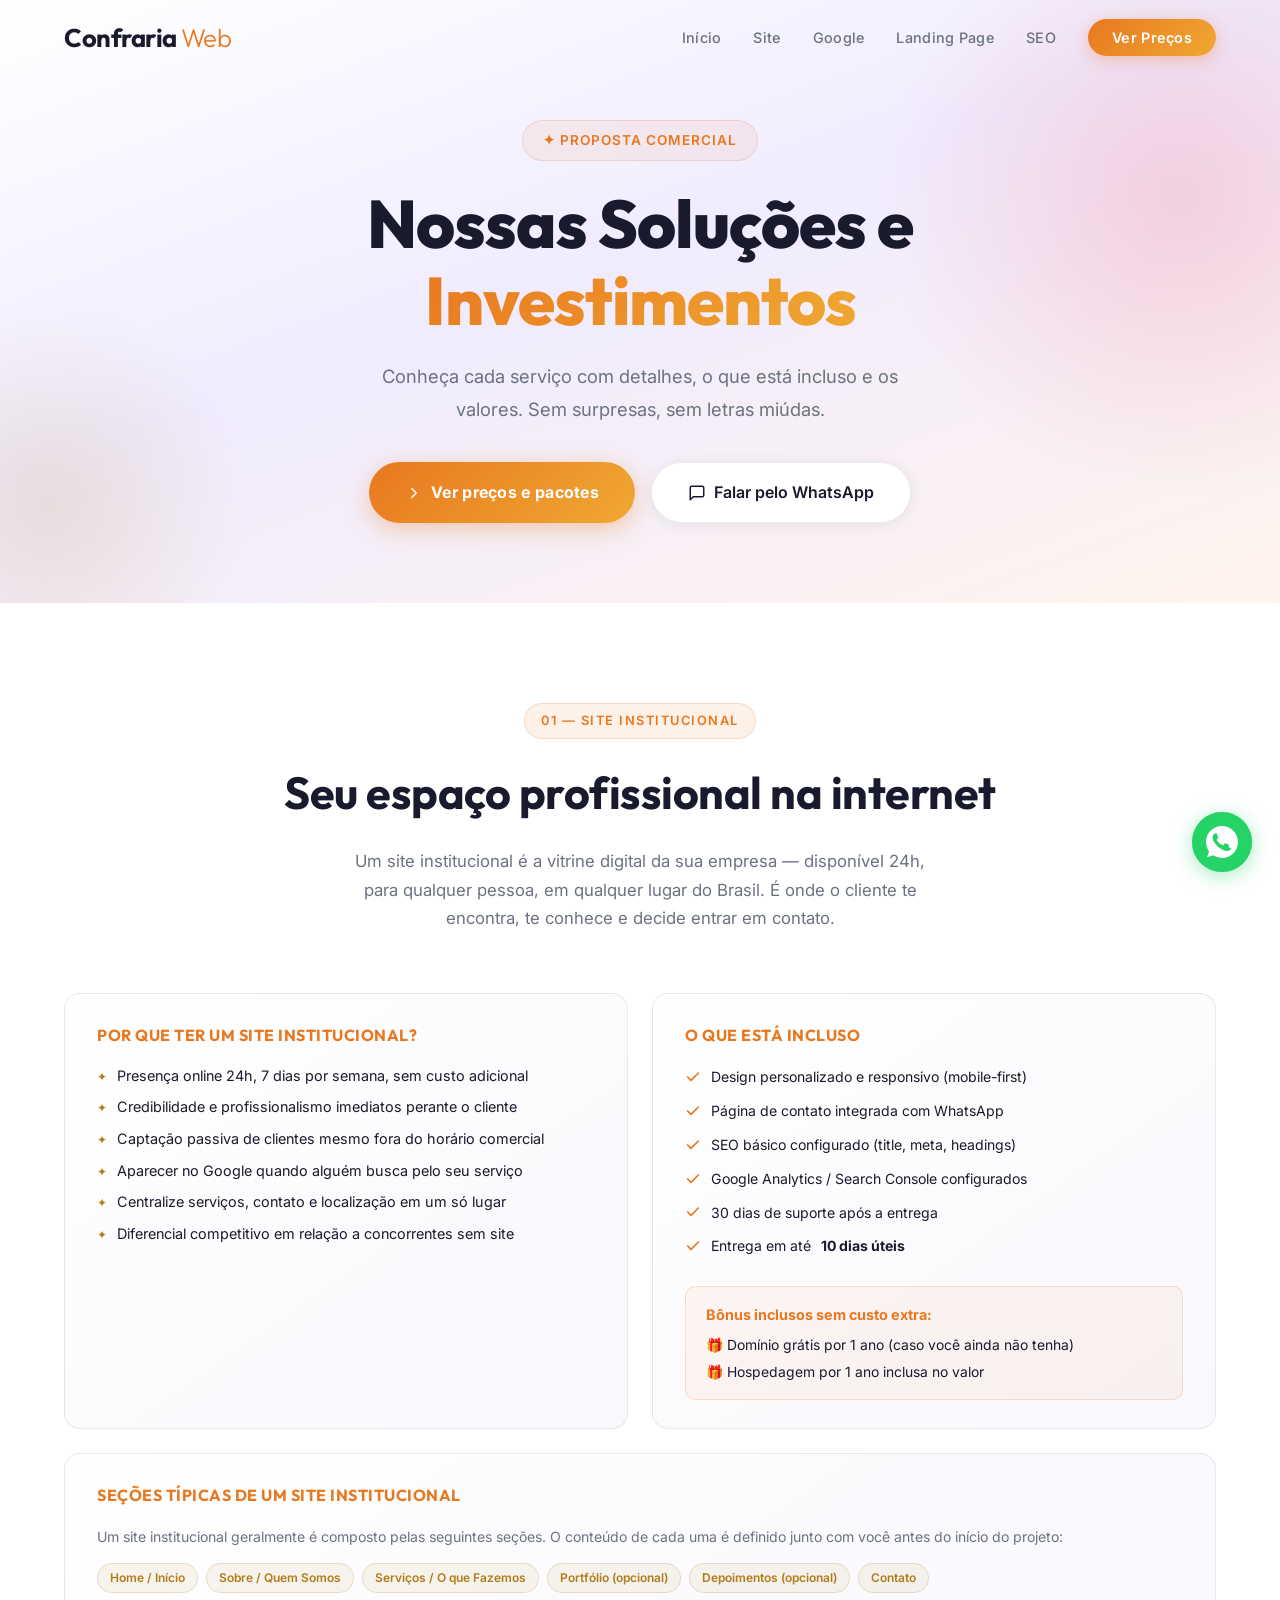
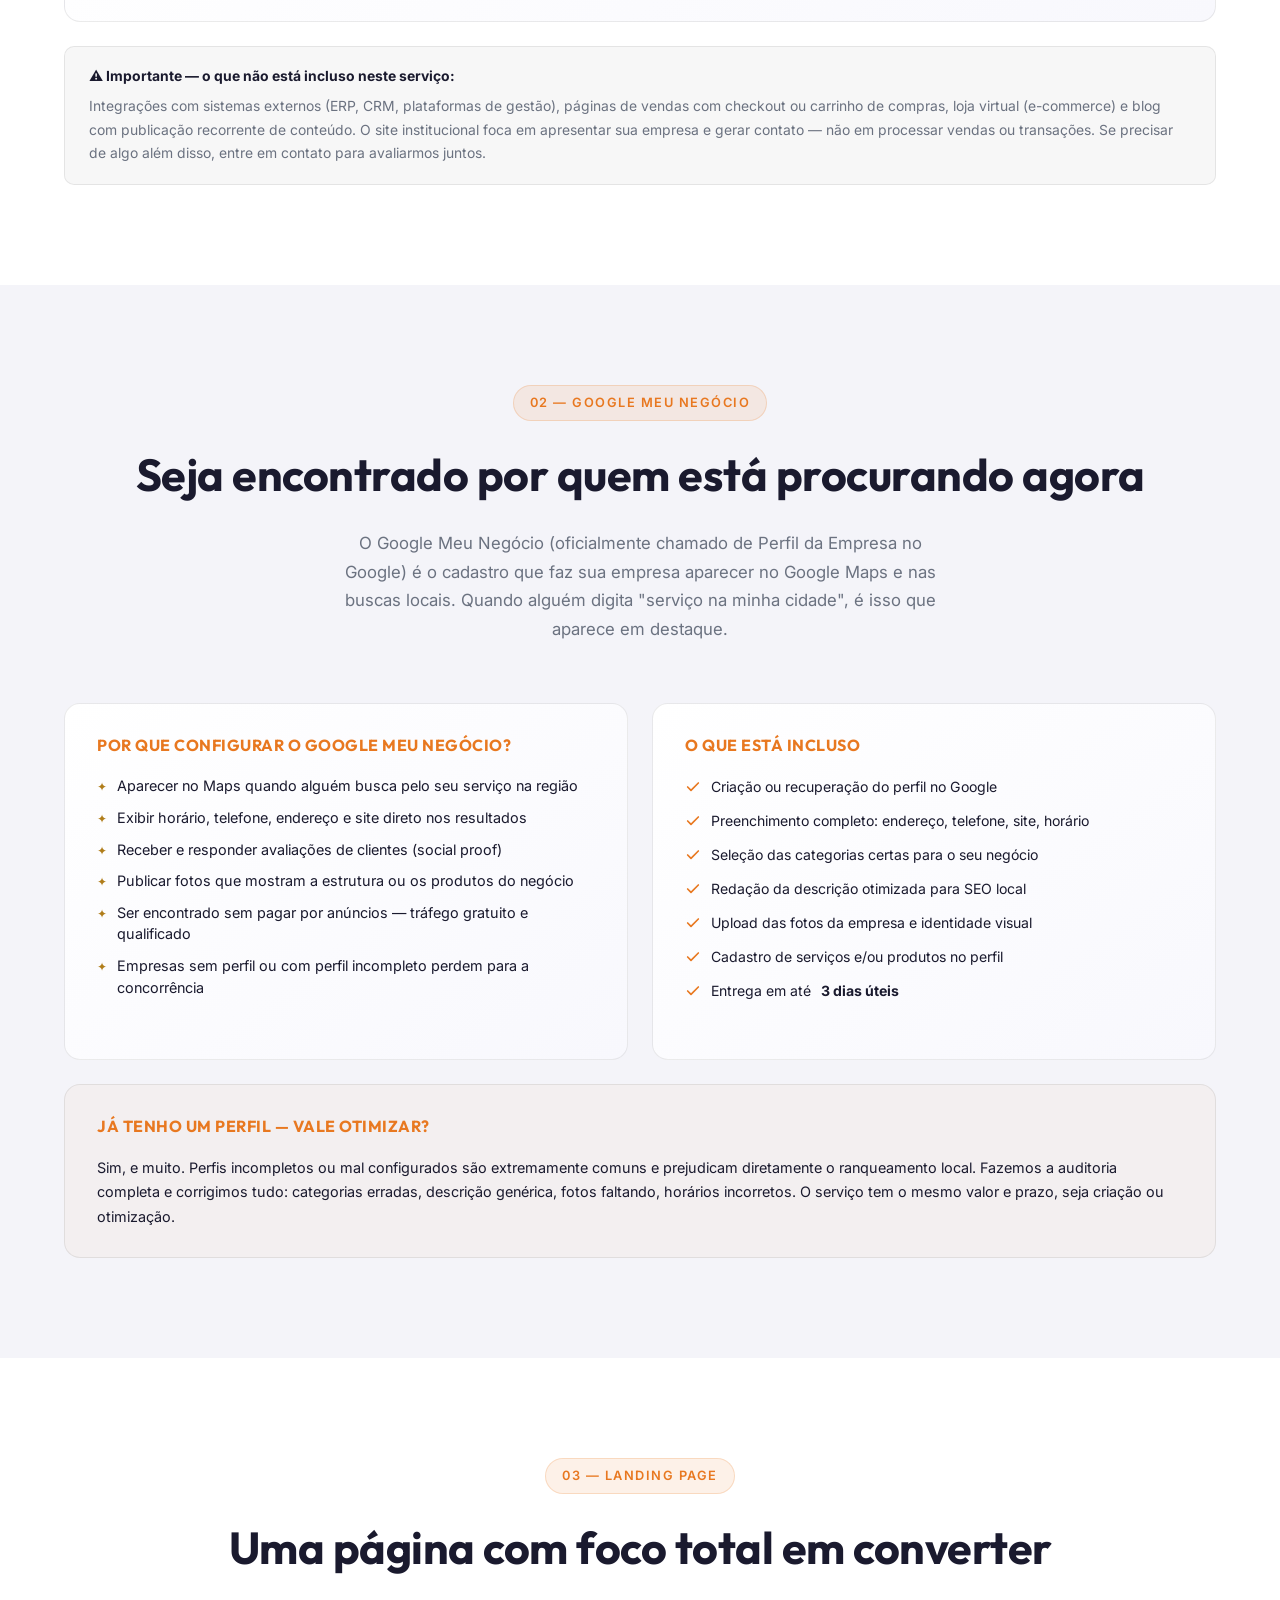
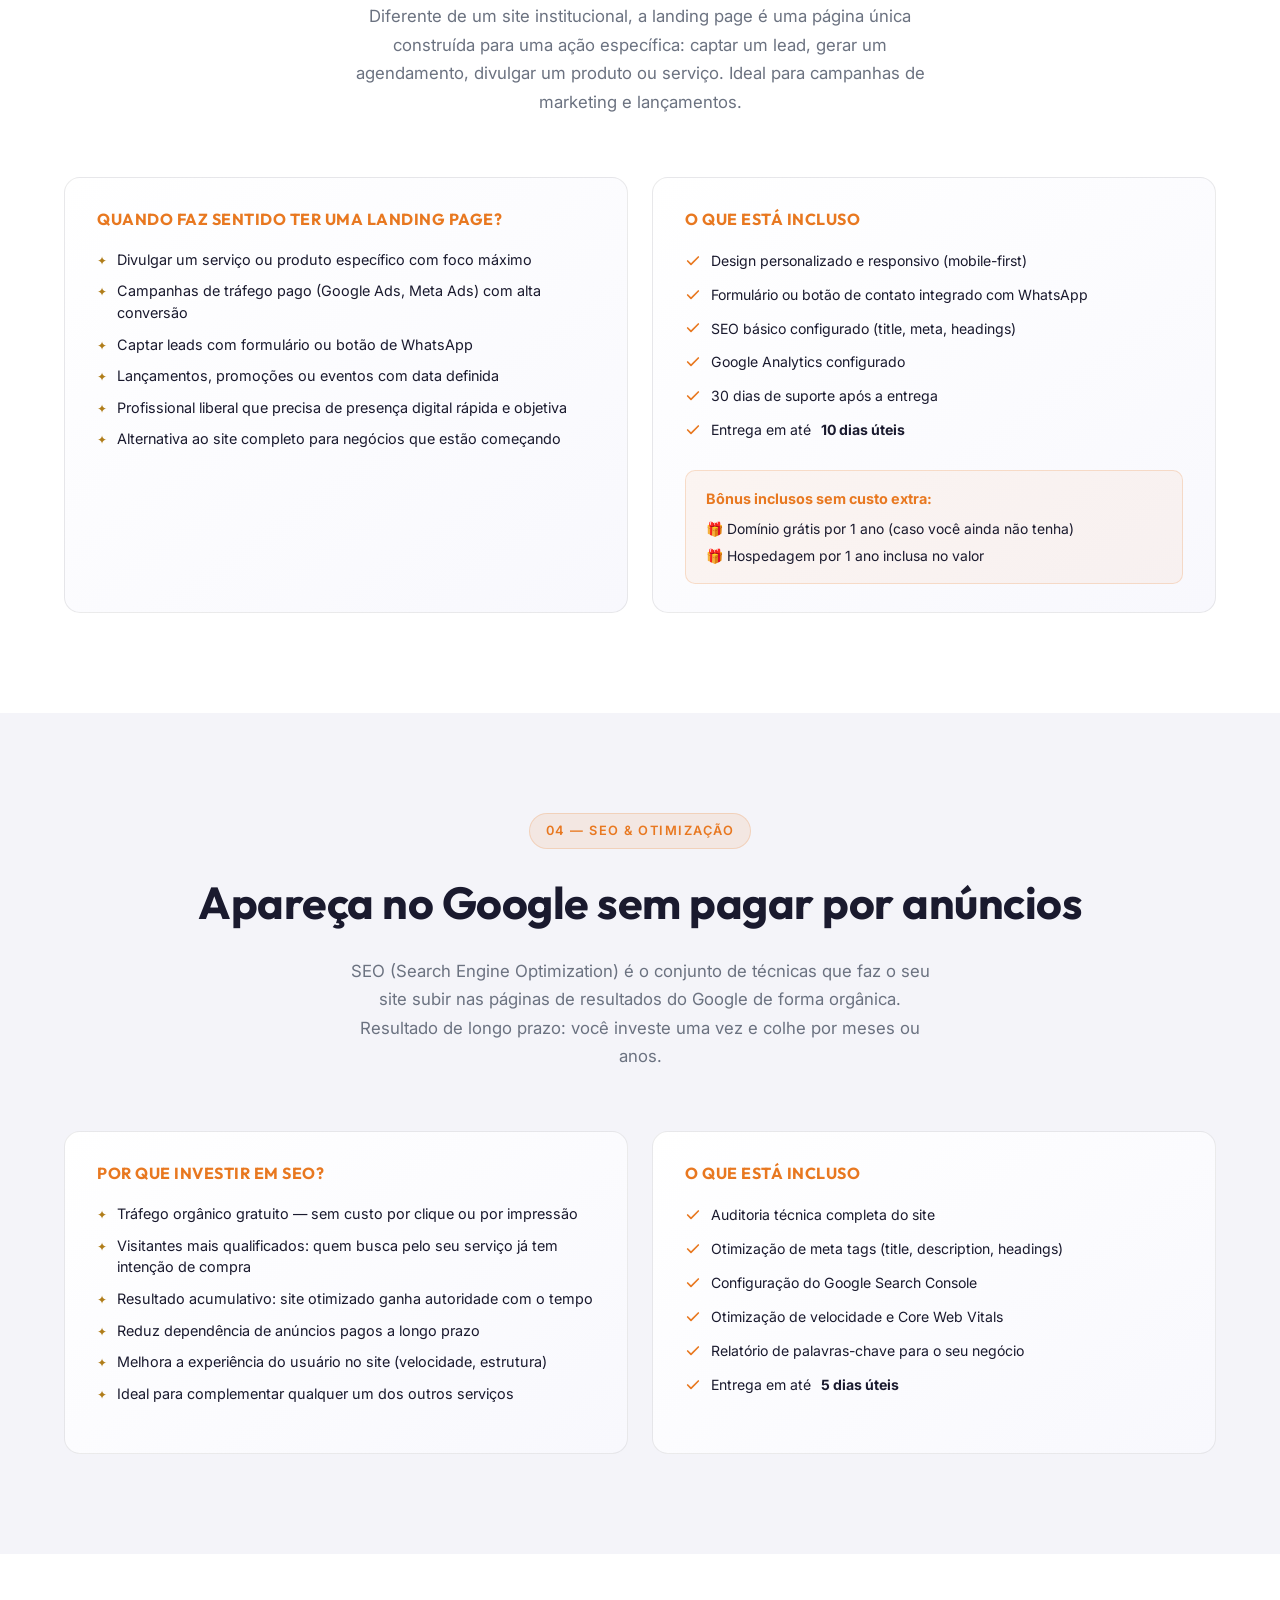
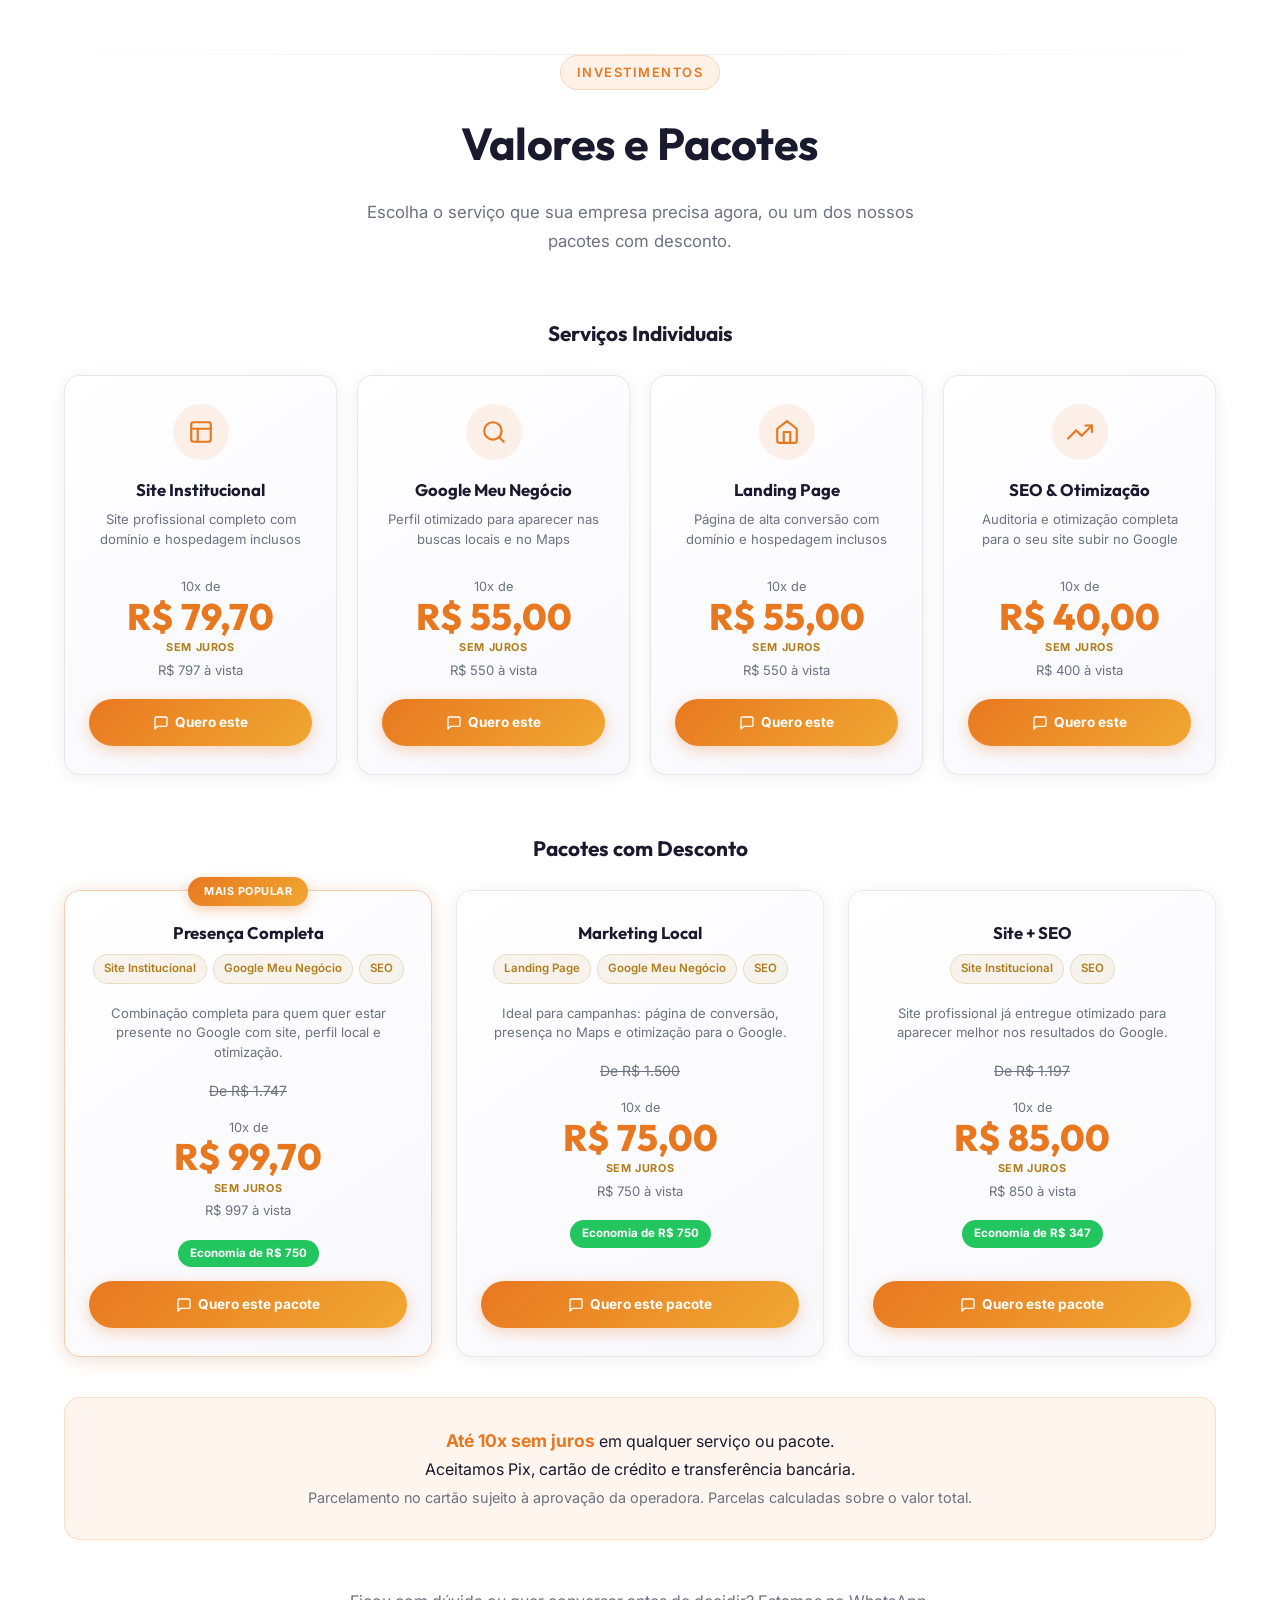
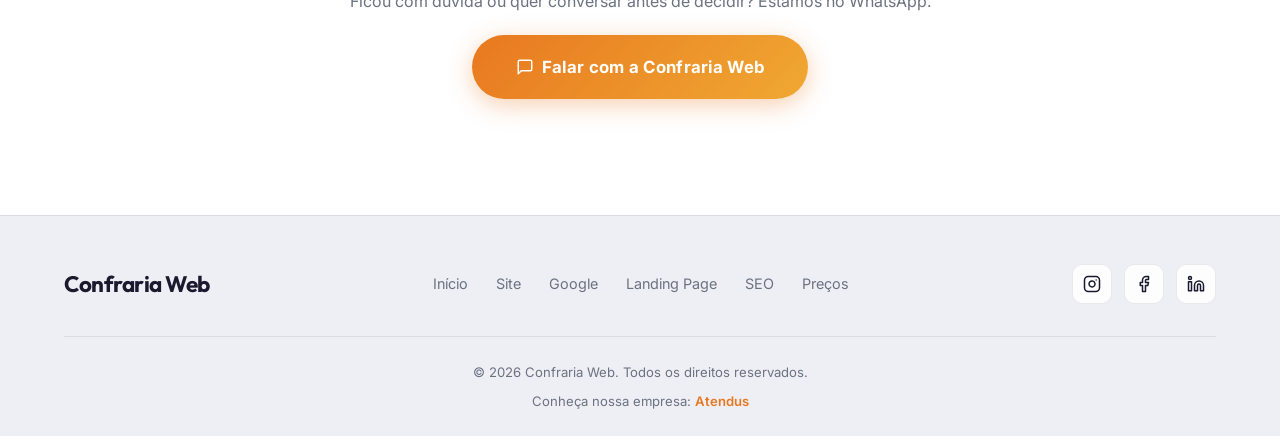
<file: proposta/index.html>
<!DOCTYPE html>
<html lang="pt-BR">
<head>
  <meta charset="UTF-8">
  <meta name="viewport" content="width=device-width, initial-scale=1.0">
  <meta http-equiv="X-UA-Compatible" content="IE=edge">

  <title>Proposta Comercial | Confraria Web — Soluções e Investimentos</title>
  <meta name="description" content="Conheça cada serviço da Confraria Web: Site Institucional, Google Meu Negócio, Landing Page e SEO. Valores, incluso e pacotes com transparência total.">
  <meta name="robots" content="noindex, nofollow">
  <link rel="canonical" href="https://confrariaweb.com.br/proposta/">

  <link rel="icon" href="../favicon.svg" type="image/svg+xml">
  <link rel="apple-touch-icon" href="../favicon.svg">
  <meta name="theme-color" content="#e87820">

  <link rel="preconnect" href="https://fonts.googleapis.com">
  <link rel="preconnect" href="https://fonts.gstatic.com" crossorigin>
  <link href="https://fonts.googleapis.com/css2?family=Inter:wght@300;400;500;600;700&family=Outfit:wght@300;400;500;600;700;800&display=swap" rel="stylesheet">

  <link rel="preload" href="../styles.css" as="style">
  <link rel="stylesheet" href="../styles.css">

  <style>
    /* ===== Proposta — estilos específicos desta página ===== */
    .hero--proposta {
      min-height: 58vh;
    }

    /* Seções de serviço */
    .servico-detalhe {
      padding: 100px 0;
      background: var(--primary-light);
    }
    .servico-detalhe.alt {
      background: var(--primary);
    }

    .servico-grid {
      display: grid;
      grid-template-columns: 1fr 1fr;
      gap: 24px;
      margin-top: 40px;
    }

    .servico-bloco {
      background: var(--gradient-card);
      border: 1px solid var(--glass-border);
      border-radius: var(--radius);
      padding: 28px 32px;
    }

    .servico-bloco h4 {
      font-family: var(--font-heading);
      font-size: 1rem;
      font-weight: 700;
      margin-bottom: 16px;
      color: var(--accent);
      text-transform: uppercase;
      letter-spacing: 0.5px;
    }

    .beneficios-list {
      list-style: none;
      padding: 0;
      margin: 0;
      display: flex;
      flex-direction: column;
      gap: 10px;
    }

    .beneficios-list li {
      display: flex;
      align-items: flex-start;
      gap: 10px;
      font-size: 0.9rem;
      line-height: 1.5;
      color: var(--text);
    }

    .beneficios-list li::before {
      content: "✦";
      color: var(--gold);
      font-size: 0.75rem;
      margin-top: 3px;
      flex-shrink: 0;
    }

    .bonus-box {
      background: rgba(232, 120, 32, 0.06);
      border: 1px solid rgba(232, 120, 32, 0.2);
      border-radius: var(--radius-sm);
      padding: 16px 20px;
      margin-top: 20px;
      font-size: 0.87rem;
      line-height: 1.6;
    }

    .bonus-box strong {
      display: block;
      color: var(--accent);
      margin-bottom: 8px;
      font-size: 0.9rem;
    }

    .bonus-box ul {
      list-style: none;
      padding: 0;
      margin: 0;
      display: flex;
      flex-direction: column;
      gap: 4px;
    }

    .bonus-box ul li::before {
      content: "🎁 ";
    }

    .secoes-tipicas {
      display: flex;
      flex-wrap: wrap;
      gap: 8px;
      margin-top: 14px;
    }

    .nao-incluso-box {
      background: rgba(0, 0, 0, 0.03);
      border: 1px solid var(--glass-border);
      border-radius: var(--radius-sm);
      padding: 18px 24px;
      margin-top: 24px;
      font-size: 0.87rem;
      color: var(--text-muted);
      line-height: 1.7;
    }

    .nao-incluso-box strong {
      display: block;
      color: var(--text);
      margin-bottom: 6px;
    }

    /* Seção de preços */
    .proposta-precos {
      background: var(--primary-light);
      padding: 100px 0;
    }

    .proposta-precos::before {
      content: '';
      display: block;
      height: 1px;
      background: linear-gradient(90deg, transparent, var(--glass-border), transparent);
      margin-bottom: 0;
    }

    .precos-subtitulo {
      font-family: var(--font-heading);
      font-size: 1.3rem;
      font-weight: 700;
      text-align: center;
      margin: 56px 0 24px;
      color: var(--text);
    }

    .precos-subtitulo:first-of-type {
      margin-top: 0;
    }

    /* Cards de preço individuais */
    .precos-individuais {
      display: grid;
      grid-template-columns: repeat(4, 1fr);
      gap: 20px;
      margin-bottom: 16px;
    }

    /* Cards de pacote */
    .pacotes-grid {
      display: grid;
      grid-template-columns: repeat(3, 1fr);
      gap: 24px;
      margin-bottom: 40px;
    }

    .preco-card {
      background: var(--gradient-card);
      border: 1px solid var(--glass-border);
      border-radius: var(--radius);
      padding: 28px 24px;
      text-align: center;
      transition: var(--transition);
      box-shadow: var(--shadow-card);
      display: flex;
      flex-direction: column;
      align-items: center;
    }

    .preco-card:hover {
      transform: translateY(-6px);
      border-color: rgba(232, 120, 32, 0.3);
      box-shadow: 0 12px 36px rgba(0, 0, 0, 0.1);
    }

    .preco-card .card-icon {
      width: 56px;
      height: 56px;
      border-radius: 50%;
      background: rgba(232, 120, 32, 0.1);
      display: flex;
      align-items: center;
      justify-content: center;
      margin: 0 auto 16px;
    }

    .preco-card h3 {
      font-family: var(--font-heading);
      font-size: 1.05rem;
      font-weight: 700;
      margin-bottom: 6px;
    }

    .preco-card .card-desc {
      font-size: 0.82rem;
      color: var(--text-muted);
      margin-bottom: 16px;
      line-height: 1.5;
    }

    .parcela-destaque {
      display: flex;
      flex-direction: column;
      align-items: center;
      margin: 10px 0 2px;
    }

    .parcela-label {
      font-size: 0.8rem;
      color: var(--text-muted);
      margin-bottom: 0;
    }

    .parcela-valor {
      font-family: var(--font-heading);
      font-size: 2.3rem;
      font-weight: 800;
      color: var(--accent);
      line-height: 1.05;
    }

    .parcela-sem-juros {
      font-size: 0.68rem;
      font-weight: 700;
      color: var(--gold);
      text-transform: uppercase;
      letter-spacing: 0.6px;
      margin-top: 2px;
    }

    .valor-avista {
      font-size: 0.82rem;
      color: var(--text-muted);
      margin-bottom: 18px;
    }

    .preco-card .valor-original {
      font-size: 0.88rem;
      color: var(--text-muted);
      text-decoration: line-through;
      margin-bottom: 4px;
    }

    .preco-card .economia-badge {
      font-size: 0.72rem;
      font-weight: 700;
      color: #fff;
      background: #22c55e;
      padding: 4px 12px;
      border-radius: 50px;
      margin-bottom: 14px;
    }

    .preco-card .servicos-tags {
      display: flex;
      flex-wrap: wrap;
      justify-content: center;
      gap: 6px;
      margin-bottom: 20px;
    }

    .preco-card .tag {
      font-size: 0.72rem;
      font-weight: 600;
      color: var(--gold);
      background: rgba(176, 125, 26, 0.08);
      border: 1px solid rgba(176, 125, 26, 0.2);
      padding: 4px 10px;
      border-radius: 50px;
    }

    .preco-card .btn-wa {
      display: inline-flex;
      align-items: center;
      justify-content: center;
      gap: 6px;
      width: 100%;
      padding: 12px 20px;
      border-radius: 50px;
      font-size: 0.85rem;
      font-weight: 700;
      background: var(--gradient-accent);
      color: #fff;
      transition: var(--transition);
      text-decoration: none;
      box-shadow: 0 4px 16px rgba(232, 120, 32, 0.3);
      margin-top: auto;
    }

    .preco-card .btn-wa:hover {
      transform: translateY(-2px);
      box-shadow: 0 8px 24px rgba(232, 120, 32, 0.4);
    }

    .pacote-destaque {
      border-color: rgba(232, 120, 32, 0.35);
      box-shadow: 0 4px 24px rgba(232, 120, 32, 0.12), var(--shadow-card);
      position: relative;
    }

    .pacote-label {
      position: absolute;
      top: -14px;
      left: 50%;
      transform: translateX(-50%);
      background: var(--gradient-accent);
      color: #fff;
      font-size: 0.68rem;
      font-weight: 700;
      padding: 5px 16px;
      border-radius: 50px;
      white-space: nowrap;
      letter-spacing: 0.5px;
      text-transform: uppercase;
      box-shadow: 0 4px 12px rgba(232, 120, 32, 0.35);
    }

    /* Banner de pagamento */
    .pagamento-banner {
      background: rgba(232, 120, 32, 0.07);
      border: 1px solid rgba(232, 120, 32, 0.2);
      border-radius: var(--radius);
      padding: 28px 40px;
      text-align: center;
      margin-bottom: 40px;
    }

    .pagamento-banner p {
      font-size: 1rem;
      line-height: 1.7;
      color: var(--text);
      margin: 0;
    }

    .pagamento-banner strong {
      color: var(--accent);
      font-size: 1.1rem;
    }

    .cta-final {
      text-align: center;
      padding: 8px 0 16px;
    }

    .cta-final .btn-primary {
      font-size: 1.05rem;
      padding: 18px 44px;
    }

    /* Responsivo */
    @media (max-width: 900px) {
      .precos-individuais { grid-template-columns: 1fr 1fr; }
      .pacotes-grid { grid-template-columns: 1fr; max-width: 480px; margin-left: auto; margin-right: auto; }
    }

    @media (max-width: 768px) {
      .servico-grid { grid-template-columns: 1fr; }
      .servico-detalhe { padding: 72px 0; }
      .proposta-precos { padding: 72px 0; }
    }

    @media (max-width: 480px) {
      .precos-individuais { grid-template-columns: 1fr; }
      .hero--proposta { min-height: 70vh; }
      .pagamento-banner { padding: 20px 20px; }
    }
  </style>
</head>
<body>

  <a href="#main-proposta" class="skip-link">Ir para o conteúdo principal</a>

  <!-- ========== NAVBAR ========== -->
  <nav class="navbar" id="navbar">
    <div class="container">
      <a href="../" class="navbar-logo">Confraria <span>Web</span></a>

      <ul class="nav-links" id="nav-links">
        <li><a href="../">Início</a></li>
        <li><a href="#site-institucional">Site</a></li>
        <li><a href="#google-meu-negocio">Google</a></li>
        <li><a href="#landing-page">Landing Page</a></li>
        <li><a href="#seo">SEO</a></li>
        <li><a href="#precos" class="nav-cta">Ver Preços</a></li>
      </ul>

      <button class="hamburger" id="hamburger" aria-label="Abrir menu">
        <span></span>
        <span></span>
        <span></span>
      </button>
    </div>
  </nav>

  <main id="main-proposta" role="main">

  <!-- ========== HERO ========== -->
  <section class="hero hero--proposta" id="inicio" aria-label="Proposta Comercial">
    <div class="hero-content">
      <span class="hero-badge">✦ Proposta Comercial</span>
      <h1>Nossas Soluções e <span class="highlight">Investimentos</span></h1>
      <p>Conheça cada serviço com detalhes, o que está incluso e os valores. Sem surpresas, sem letras miúdas.</p>
      <div class="hero-buttons">
        <a href="#precos" class="btn-primary">
          <svg width="18" height="18" viewBox="0 0 24 24" fill="none" stroke="currentColor" stroke-width="2" stroke-linecap="round" stroke-linejoin="round"><polyline points="9 18 15 12 9 6"/></svg>
          Ver preços e pacotes
        </a>
        <a href="https://wa.me/5551936190758?text=Olá%2C%20vi%20a%20proposta%20da%20Confraria%20Web%20e%20gostaria%20de%20saber%20mais." target="_blank" rel="noopener" class="btn-secondary">
          <svg width="18" height="18" viewBox="0 0 24 24" fill="none" stroke="currentColor" stroke-width="2" stroke-linecap="round" stroke-linejoin="round"><path d="M21 15a2 2 0 0 1-2 2H7l-4 4V5a2 2 0 0 1 2-2h14a2 2 0 0 1 2 2z"/></svg>
          Falar pelo WhatsApp
        </a>
      </div>
    </div>
  </section>

  <!-- ========== 01 — SITE INSTITUCIONAL ========== -->
  <section class="servico-detalhe" id="site-institucional" aria-label="Site Institucional">
    <div class="container">
      <div class="section-header animate-on-scroll">
        <span class="section-tag">01 — Site Institucional</span>
        <h2>Seu espaço profissional na internet</h2>
        <p>Um site institucional é a vitrine digital da sua empresa — disponível 24h, para qualquer pessoa, em qualquer lugar do Brasil. É onde o cliente te encontra, te conhece e decide entrar em contato.</p>
      </div>

      <div class="servico-grid">
        <div class="servico-bloco animate-on-scroll">
          <h4>Por que ter um site institucional?</h4>
          <ul class="beneficios-list">
            <li>Presença online 24h, 7 dias por semana, sem custo adicional</li>
            <li>Credibilidade e profissionalismo imediatos perante o cliente</li>
            <li>Captação passiva de clientes mesmo fora do horário comercial</li>
            <li>Aparecer no Google quando alguém busca pelo seu serviço</li>
            <li>Centralize serviços, contato e localização em um só lugar</li>
            <li>Diferencial competitivo em relação a concorrentes sem site</li>
          </ul>
        </div>

        <div class="servico-bloco animate-on-scroll">
          <h4>O que está incluso</h4>
          <ul class="produto-features">
            <li>
              <svg width="16" height="16" viewBox="0 0 24 24" fill="none" stroke="currentColor" stroke-width="2.5" stroke-linecap="round" stroke-linejoin="round"><polyline points="20 6 9 17 4 12"/></svg>
              Design personalizado e responsivo (mobile-first)
            </li>
            <li>
              <svg width="16" height="16" viewBox="0 0 24 24" fill="none" stroke="currentColor" stroke-width="2.5" stroke-linecap="round" stroke-linejoin="round"><polyline points="20 6 9 17 4 12"/></svg>
              Página de contato integrada com WhatsApp
            </li>
            <li>
              <svg width="16" height="16" viewBox="0 0 24 24" fill="none" stroke="currentColor" stroke-width="2.5" stroke-linecap="round" stroke-linejoin="round"><polyline points="20 6 9 17 4 12"/></svg>
              SEO básico configurado (title, meta, headings)
            </li>
            <li>
              <svg width="16" height="16" viewBox="0 0 24 24" fill="none" stroke="currentColor" stroke-width="2.5" stroke-linecap="round" stroke-linejoin="round"><polyline points="20 6 9 17 4 12"/></svg>
              Google Analytics / Search Console configurados
            </li>
            <li>
              <svg width="16" height="16" viewBox="0 0 24 24" fill="none" stroke="currentColor" stroke-width="2.5" stroke-linecap="round" stroke-linejoin="round"><polyline points="20 6 9 17 4 12"/></svg>
              30 dias de suporte após a entrega
            </li>
            <li>
              <svg width="16" height="16" viewBox="0 0 24 24" fill="none" stroke="currentColor" stroke-width="2.5" stroke-linecap="round" stroke-linejoin="round"><polyline points="20 6 9 17 4 12"/></svg>
              Entrega em até <strong>10 dias úteis</strong>
            </li>
          </ul>

          <div class="bonus-box">
            <strong>Bônus inclusos sem custo extra:</strong>
            <ul>
              <li>Domínio grátis por 1 ano (caso você ainda não tenha)</li>
              <li>Hospedagem por 1 ano inclusa no valor</li>
            </ul>
          </div>
        </div>
      </div>

      <div class="servico-bloco animate-on-scroll" style="margin-top: 24px;">
        <h4>Seções típicas de um site institucional</h4>
        <p style="font-size: 0.88rem; color: var(--text-muted); margin-bottom: 14px;">Um site institucional geralmente é composto pelas seguintes seções. O conteúdo de cada uma é definido junto com você antes do início do projeto:</p>
        <div class="secoes-tipicas">
          <span class="portfolio-tag">Home / Início</span>
          <span class="portfolio-tag">Sobre / Quem Somos</span>
          <span class="portfolio-tag">Serviços / O que Fazemos</span>
          <span class="portfolio-tag">Portfólio (opcional)</span>
          <span class="portfolio-tag">Depoimentos (opcional)</span>
          <span class="portfolio-tag">Contato</span>
        </div>
      </div>

      <div class="nao-incluso-box animate-on-scroll">
        <strong>⚠️ Importante — o que não está incluso neste serviço:</strong>
        Integrações com sistemas externos (ERP, CRM, plataformas de gestão), páginas de vendas com checkout ou carrinho de compras, loja virtual (e-commerce) e blog com publicação recorrente de conteúdo. O site institucional foca em apresentar sua empresa e gerar contato — não em processar vendas ou transações. Se precisar de algo além disso, entre em contato para avaliarmos juntos.
      </div>
    </div>
  </section>

  <!-- ========== 02 — GOOGLE MEU NEGÓCIO ========== -->
  <section class="servico-detalhe alt" id="google-meu-negocio" aria-label="Google Meu Negócio">
    <div class="container">
      <div class="section-header animate-on-scroll">
        <span class="section-tag">02 — Google Meu Negócio</span>
        <h2>Seja encontrado por quem está procurando agora</h2>
        <p>O Google Meu Negócio (oficialmente chamado de Perfil da Empresa no Google) é o cadastro que faz sua empresa aparecer no Google Maps e nas buscas locais. Quando alguém digita "serviço na minha cidade", é isso que aparece em destaque.</p>
      </div>

      <div class="servico-grid">
        <div class="servico-bloco animate-on-scroll">
          <h4>Por que configurar o Google Meu Negócio?</h4>
          <ul class="beneficios-list">
            <li>Aparecer no Maps quando alguém busca pelo seu serviço na região</li>
            <li>Exibir horário, telefone, endereço e site direto nos resultados</li>
            <li>Receber e responder avaliações de clientes (social proof)</li>
            <li>Publicar fotos que mostram a estrutura ou os produtos do negócio</li>
            <li>Ser encontrado sem pagar por anúncios — tráfego gratuito e qualificado</li>
            <li>Empresas sem perfil ou com perfil incompleto perdem para a concorrência</li>
          </ul>
        </div>

        <div class="servico-bloco animate-on-scroll">
          <h4>O que está incluso</h4>
          <ul class="produto-features">
            <li>
              <svg width="16" height="16" viewBox="0 0 24 24" fill="none" stroke="currentColor" stroke-width="2.5" stroke-linecap="round" stroke-linejoin="round"><polyline points="20 6 9 17 4 12"/></svg>
              Criação ou recuperação do perfil no Google
            </li>
            <li>
              <svg width="16" height="16" viewBox="0 0 24 24" fill="none" stroke="currentColor" stroke-width="2.5" stroke-linecap="round" stroke-linejoin="round"><polyline points="20 6 9 17 4 12"/></svg>
              Preenchimento completo: endereço, telefone, site, horário
            </li>
            <li>
              <svg width="16" height="16" viewBox="0 0 24 24" fill="none" stroke="currentColor" stroke-width="2.5" stroke-linecap="round" stroke-linejoin="round"><polyline points="20 6 9 17 4 12"/></svg>
              Seleção das categorias certas para o seu negócio
            </li>
            <li>
              <svg width="16" height="16" viewBox="0 0 24 24" fill="none" stroke="currentColor" stroke-width="2.5" stroke-linecap="round" stroke-linejoin="round"><polyline points="20 6 9 17 4 12"/></svg>
              Redação da descrição otimizada para SEO local
            </li>
            <li>
              <svg width="16" height="16" viewBox="0 0 24 24" fill="none" stroke="currentColor" stroke-width="2.5" stroke-linecap="round" stroke-linejoin="round"><polyline points="20 6 9 17 4 12"/></svg>
              Upload das fotos da empresa e identidade visual
            </li>
            <li>
              <svg width="16" height="16" viewBox="0 0 24 24" fill="none" stroke="currentColor" stroke-width="2.5" stroke-linecap="round" stroke-linejoin="round"><polyline points="20 6 9 17 4 12"/></svg>
              Cadastro de serviços e/ou produtos no perfil
            </li>
            <li>
              <svg width="16" height="16" viewBox="0 0 24 24" fill="none" stroke="currentColor" stroke-width="2.5" stroke-linecap="round" stroke-linejoin="round"><polyline points="20 6 9 17 4 12"/></svg>
              Entrega em até <strong>3 dias úteis</strong>
            </li>
          </ul>
        </div>
      </div>

      <div class="servico-bloco animate-on-scroll" style="margin-top: 24px; background: rgba(232,120,32,0.04);">
        <h4>Já tenho um perfil — vale otimizar?</h4>
        <p style="font-size: 0.9rem; color: var(--text); line-height: 1.7; margin: 0;">Sim, e muito. Perfis incompletos ou mal configurados são extremamente comuns e prejudicam diretamente o ranqueamento local. Fazemos a auditoria completa e corrigimos tudo: categorias erradas, descrição genérica, fotos faltando, horários incorretos. O serviço tem o mesmo valor e prazo, seja criação ou otimização.</p>
      </div>
    </div>
  </section>

  <!-- ========== 03 — LANDING PAGE ========== -->
  <section class="servico-detalhe" id="landing-page" aria-label="Landing Page">
    <div class="container">
      <div class="section-header animate-on-scroll">
        <span class="section-tag">03 — Landing Page</span>
        <h2>Uma página com foco total em converter</h2>
        <p>Diferente de um site institucional, a landing page é uma página única construída para uma ação específica: captar um lead, gerar um agendamento, divulgar um produto ou serviço. Ideal para campanhas de marketing e lançamentos.</p>
      </div>

      <div class="servico-grid">
        <div class="servico-bloco animate-on-scroll">
          <h4>Quando faz sentido ter uma landing page?</h4>
          <ul class="beneficios-list">
            <li>Divulgar um serviço ou produto específico com foco máximo</li>
            <li>Campanhas de tráfego pago (Google Ads, Meta Ads) com alta conversão</li>
            <li>Captar leads com formulário ou botão de WhatsApp</li>
            <li>Lançamentos, promoções ou eventos com data definida</li>
            <li>Profissional liberal que precisa de presença digital rápida e objetiva</li>
            <li>Alternativa ao site completo para negócios que estão começando</li>
          </ul>
        </div>

        <div class="servico-bloco animate-on-scroll">
          <h4>O que está incluso</h4>
          <ul class="produto-features">
            <li>
              <svg width="16" height="16" viewBox="0 0 24 24" fill="none" stroke="currentColor" stroke-width="2.5" stroke-linecap="round" stroke-linejoin="round"><polyline points="20 6 9 17 4 12"/></svg>
              Design personalizado e responsivo (mobile-first)
            </li>
            <li>
              <svg width="16" height="16" viewBox="0 0 24 24" fill="none" stroke="currentColor" stroke-width="2.5" stroke-linecap="round" stroke-linejoin="round"><polyline points="20 6 9 17 4 12"/></svg>
              Formulário ou botão de contato integrado com WhatsApp
            </li>
            <li>
              <svg width="16" height="16" viewBox="0 0 24 24" fill="none" stroke="currentColor" stroke-width="2.5" stroke-linecap="round" stroke-linejoin="round"><polyline points="20 6 9 17 4 12"/></svg>
              SEO básico configurado (title, meta, headings)
            </li>
            <li>
              <svg width="16" height="16" viewBox="0 0 24 24" fill="none" stroke="currentColor" stroke-width="2.5" stroke-linecap="round" stroke-linejoin="round"><polyline points="20 6 9 17 4 12"/></svg>
              Google Analytics configurado
            </li>
            <li>
              <svg width="16" height="16" viewBox="0 0 24 24" fill="none" stroke="currentColor" stroke-width="2.5" stroke-linecap="round" stroke-linejoin="round"><polyline points="20 6 9 17 4 12"/></svg>
              30 dias de suporte após a entrega
            </li>
            <li>
              <svg width="16" height="16" viewBox="0 0 24 24" fill="none" stroke="currentColor" stroke-width="2.5" stroke-linecap="round" stroke-linejoin="round"><polyline points="20 6 9 17 4 12"/></svg>
              Entrega em até <strong>10 dias úteis</strong>
            </li>
          </ul>

          <div class="bonus-box">
            <strong>Bônus inclusos sem custo extra:</strong>
            <ul>
              <li>Domínio grátis por 1 ano (caso você ainda não tenha)</li>
              <li>Hospedagem por 1 ano inclusa no valor</li>
            </ul>
          </div>
        </div>
      </div>
    </div>
  </section>

  <!-- ========== 04 — SEO ========== -->
  <section class="servico-detalhe alt" id="seo" aria-label="SEO e Otimização">
    <div class="container">
      <div class="section-header animate-on-scroll">
        <span class="section-tag">04 — SEO & Otimização</span>
        <h2>Apareça no Google sem pagar por anúncios</h2>
        <p>SEO (Search Engine Optimization) é o conjunto de técnicas que faz o seu site subir nas páginas de resultados do Google de forma orgânica. Resultado de longo prazo: você investe uma vez e colhe por meses ou anos.</p>
      </div>

      <div class="servico-grid">
        <div class="servico-bloco animate-on-scroll">
          <h4>Por que investir em SEO?</h4>
          <ul class="beneficios-list">
            <li>Tráfego orgânico gratuito — sem custo por clique ou por impressão</li>
            <li>Visitantes mais qualificados: quem busca pelo seu serviço já tem intenção de compra</li>
            <li>Resultado acumulativo: site otimizado ganha autoridade com o tempo</li>
            <li>Reduz dependência de anúncios pagos a longo prazo</li>
            <li>Melhora a experiência do usuário no site (velocidade, estrutura)</li>
            <li>Ideal para complementar qualquer um dos outros serviços</li>
          </ul>
        </div>

        <div class="servico-bloco animate-on-scroll">
          <h4>O que está incluso</h4>
          <ul class="produto-features">
            <li>
              <svg width="16" height="16" viewBox="0 0 24 24" fill="none" stroke="currentColor" stroke-width="2.5" stroke-linecap="round" stroke-linejoin="round"><polyline points="20 6 9 17 4 12"/></svg>
              Auditoria técnica completa do site
            </li>
            <li>
              <svg width="16" height="16" viewBox="0 0 24 24" fill="none" stroke="currentColor" stroke-width="2.5" stroke-linecap="round" stroke-linejoin="round"><polyline points="20 6 9 17 4 12"/></svg>
              Otimização de meta tags (title, description, headings)
            </li>
            <li>
              <svg width="16" height="16" viewBox="0 0 24 24" fill="none" stroke="currentColor" stroke-width="2.5" stroke-linecap="round" stroke-linejoin="round"><polyline points="20 6 9 17 4 12"/></svg>
              Configuração do Google Search Console
            </li>
            <li>
              <svg width="16" height="16" viewBox="0 0 24 24" fill="none" stroke="currentColor" stroke-width="2.5" stroke-linecap="round" stroke-linejoin="round"><polyline points="20 6 9 17 4 12"/></svg>
              Otimização de velocidade e Core Web Vitals
            </li>
            <li>
              <svg width="16" height="16" viewBox="0 0 24 24" fill="none" stroke="currentColor" stroke-width="2.5" stroke-linecap="round" stroke-linejoin="round"><polyline points="20 6 9 17 4 12"/></svg>
              Relatório de palavras-chave para o seu negócio
            </li>
            <li>
              <svg width="16" height="16" viewBox="0 0 24 24" fill="none" stroke="currentColor" stroke-width="2.5" stroke-linecap="round" stroke-linejoin="round"><polyline points="20 6 9 17 4 12"/></svg>
              Entrega em até <strong>5 dias úteis</strong>
            </li>
          </ul>
        </div>
      </div>
    </div>
  </section>

  <!-- ========== PREÇOS ========== -->
  <section class="proposta-precos" id="precos" aria-label="Preços e Pacotes">
    <div class="container">
      <div class="section-header animate-on-scroll">
        <span class="section-tag">Investimentos</span>
        <h2>Valores e Pacotes</h2>
        <p>Escolha o serviço que sua empresa precisa agora, ou um dos nossos pacotes com desconto.</p>
      </div>

      <!-- Serviços Individuais -->
      <h3 class="precos-subtitulo animate-on-scroll">Serviços Individuais</h3>

      <div class="precos-individuais animate-on-scroll">
        <!-- Site Institucional -->
        <div class="preco-card">
          <div class="card-icon">
            <svg width="26" height="26" viewBox="0 0 24 24" fill="none" stroke="#e87820" stroke-width="2" stroke-linecap="round" stroke-linejoin="round"><rect x="3" y="3" width="18" height="18" rx="2" ry="2"/><line x1="3" y1="9" x2="21" y2="9"/><line x1="9" y1="21" x2="9" y2="9"/></svg>
          </div>
          <h3>Site Institucional</h3>
          <p class="card-desc">Site profissional completo com domínio e hospedagem inclusos</p>
          <div class="parcela-destaque">
            <span class="parcela-label">10x de</span>
            <span class="parcela-valor">R$ 79,70</span>
            <span class="parcela-sem-juros">sem juros</span>
          </div>
          <p class="valor-avista">R$ 797 à vista</p>
          <a href="https://wa.me/5551936190758?text=Ol%C3%A1%2C%20Confraria%20Web!%20Tenho%20interesse%20no%20Site%20Institucional%20por%20R%24%20797." target="_blank" rel="noopener" class="btn-wa">
            <svg width="16" height="16" viewBox="0 0 24 24" fill="none" stroke="currentColor" stroke-width="2" stroke-linecap="round" stroke-linejoin="round"><path d="M21 15a2 2 0 0 1-2 2H7l-4 4V5a2 2 0 0 1 2-2h14a2 2 0 0 1 2 2z"/></svg>
            Quero este
          </a>
        </div>

        <!-- Google Meu Negócio -->
        <div class="preco-card">
          <div class="card-icon">
            <svg width="26" height="26" viewBox="0 0 24 24" fill="none" stroke="#e87820" stroke-width="2" stroke-linecap="round" stroke-linejoin="round"><circle cx="11" cy="11" r="8"/><line x1="21" y1="21" x2="16.65" y2="16.65"/></svg>
          </div>
          <h3>Google Meu Negócio</h3>
          <p class="card-desc">Perfil otimizado para aparecer nas buscas locais e no Maps</p>
          <div class="parcela-destaque">
            <span class="parcela-label">10x de</span>
            <span class="parcela-valor">R$ 55,00</span>
            <span class="parcela-sem-juros">sem juros</span>
          </div>
          <p class="valor-avista">R$ 550 à vista</p>
          <a href="https://wa.me/5551936190758?text=Ol%C3%A1%2C%20Confraria%20Web!%20Tenho%20interesse%20no%20Google%20Meu%20Neg%C3%B3cio%20por%20R%24%20550." target="_blank" rel="noopener" class="btn-wa">
            <svg width="16" height="16" viewBox="0 0 24 24" fill="none" stroke="currentColor" stroke-width="2" stroke-linecap="round" stroke-linejoin="round"><path d="M21 15a2 2 0 0 1-2 2H7l-4 4V5a2 2 0 0 1 2-2h14a2 2 0 0 1 2 2z"/></svg>
            Quero este
          </a>
        </div>

        <!-- Landing Page -->
        <div class="preco-card">
          <div class="card-icon">
            <svg width="26" height="26" viewBox="0 0 24 24" fill="none" stroke="#e87820" stroke-width="2" stroke-linecap="round" stroke-linejoin="round"><path d="m3 9 9-7 9 7v11a2 2 0 0 1-2 2H5a2 2 0 0 1-2-2z"/><polyline points="9 22 9 12 15 12 15 22"/></svg>
          </div>
          <h3>Landing Page</h3>
          <p class="card-desc">Página de alta conversão com domínio e hospedagem inclusos</p>
          <div class="parcela-destaque">
            <span class="parcela-label">10x de</span>
            <span class="parcela-valor">R$ 55,00</span>
            <span class="parcela-sem-juros">sem juros</span>
          </div>
          <p class="valor-avista">R$ 550 à vista</p>
          <a href="https://wa.me/5551936190758?text=Ol%C3%A1%2C%20Confraria%20Web!%20Tenho%20interesse%20na%20Landing%20Page%20por%20R%24%20550." target="_blank" rel="noopener" class="btn-wa">
            <svg width="16" height="16" viewBox="0 0 24 24" fill="none" stroke="currentColor" stroke-width="2" stroke-linecap="round" stroke-linejoin="round"><path d="M21 15a2 2 0 0 1-2 2H7l-4 4V5a2 2 0 0 1 2-2h14a2 2 0 0 1 2 2z"/></svg>
            Quero este
          </a>
        </div>

        <!-- SEO -->
        <div class="preco-card">
          <div class="card-icon">
            <svg width="26" height="26" viewBox="0 0 24 24" fill="none" stroke="#e87820" stroke-width="2" stroke-linecap="round" stroke-linejoin="round"><polyline points="23 6 13.5 15.5 8.5 10.5 1 18"/><polyline points="17 6 23 6 23 12"/></svg>
          </div>
          <h3>SEO & Otimização</h3>
          <p class="card-desc">Auditoria e otimização completa para o seu site subir no Google</p>
          <div class="parcela-destaque">
            <span class="parcela-label">10x de</span>
            <span class="parcela-valor">R$ 40,00</span>
            <span class="parcela-sem-juros">sem juros</span>
          </div>
          <p class="valor-avista">R$ 400 à vista</p>
          <a href="https://wa.me/5551936190758?text=Ol%C3%A1%2C%20Confraria%20Web!%20Tenho%20interesse%20no%20SEO%20por%20R%24%20400." target="_blank" rel="noopener" class="btn-wa">
            <svg width="16" height="16" viewBox="0 0 24 24" fill="none" stroke="currentColor" stroke-width="2" stroke-linecap="round" stroke-linejoin="round"><path d="M21 15a2 2 0 0 1-2 2H7l-4 4V5a2 2 0 0 1 2-2h14a2 2 0 0 1 2 2z"/></svg>
            Quero este
          </a>
        </div>
      </div>

      <!-- Pacotes -->
      <h3 class="precos-subtitulo animate-on-scroll">Pacotes com Desconto</h3>

      <div class="pacotes-grid animate-on-scroll">

        <!-- Pacote 1 — Presença Completa -->
        <div class="preco-card pacote-destaque">
          <span class="pacote-label">Mais Popular</span>
          <h3>Presença Completa</h3>
          <div class="servicos-tags">
            <span class="tag">Site Institucional</span>
            <span class="tag">Google Meu Negócio</span>
            <span class="tag">SEO</span>
          </div>
          <p class="card-desc">Combinação completa para quem quer estar presente no Google com site, perfil local e otimização.</p>
          <p class="valor-original">De R$ 1.747</p>
          <div class="parcela-destaque">
            <span class="parcela-label">10x de</span>
            <span class="parcela-valor">R$ 99,70</span>
            <span class="parcela-sem-juros">sem juros</span>
          </div>
          <p class="valor-avista">R$ 997 à vista</p>
          <span class="economia-badge">Economia de R$ 750</span>
          <a href="https://wa.me/5551936190758?text=Ol%C3%A1%2C%20Confraria%20Web!%20Tenho%20interesse%20no%20Pacote%20Presen%C3%A7a%20Completa%20(Site%20%2B%20GMB%20%2B%20SEO)%20por%20R%24%20997." target="_blank" rel="noopener" class="btn-wa">
            <svg width="16" height="16" viewBox="0 0 24 24" fill="none" stroke="currentColor" stroke-width="2" stroke-linecap="round" stroke-linejoin="round"><path d="M21 15a2 2 0 0 1-2 2H7l-4 4V5a2 2 0 0 1 2-2h14a2 2 0 0 1 2 2z"/></svg>
            Quero este pacote
          </a>
        </div>

        <!-- Pacote 2 — Marketing Local -->
        <div class="preco-card">
          <h3>Marketing Local</h3>
          <div class="servicos-tags">
            <span class="tag">Landing Page</span>
            <span class="tag">Google Meu Negócio</span>
            <span class="tag">SEO</span>
          </div>
          <p class="card-desc">Ideal para campanhas: página de conversão, presença no Maps e otimização para o Google.</p>
          <p class="valor-original">De R$ 1.500</p>
          <div class="parcela-destaque">
            <span class="parcela-label">10x de</span>
            <span class="parcela-valor">R$ 75,00</span>
            <span class="parcela-sem-juros">sem juros</span>
          </div>
          <p class="valor-avista">R$ 750 à vista</p>
          <span class="economia-badge">Economia de R$ 750</span>
          <a href="https://wa.me/5551936190758?text=Ol%C3%A1%2C%20Confraria%20Web!%20Tenho%20interesse%20no%20Pacote%20Marketing%20Local%20(LP%20%2B%20GMB%20%2B%20SEO)%20por%20R%24%20750." target="_blank" rel="noopener" class="btn-wa">
            <svg width="16" height="16" viewBox="0 0 24 24" fill="none" stroke="currentColor" stroke-width="2" stroke-linecap="round" stroke-linejoin="round"><path d="M21 15a2 2 0 0 1-2 2H7l-4 4V5a2 2 0 0 1 2-2h14a2 2 0 0 1 2 2z"/></svg>
            Quero este pacote
          </a>
        </div>

        <!-- Pacote 3 — Site + SEO -->
        <div class="preco-card">
          <h3>Site + SEO</h3>
          <div class="servicos-tags">
            <span class="tag">Site Institucional</span>
            <span class="tag">SEO</span>
          </div>
          <p class="card-desc">Site profissional já entregue otimizado para aparecer melhor nos resultados do Google.</p>
          <p class="valor-original">De R$ 1.197</p>
          <div class="parcela-destaque">
            <span class="parcela-label">10x de</span>
            <span class="parcela-valor">R$ 85,00</span>
            <span class="parcela-sem-juros">sem juros</span>
          </div>
          <p class="valor-avista">R$ 850 à vista</p>
          <span class="economia-badge">Economia de R$ 347</span>
          <a href="https://wa.me/5551936190758?text=Ol%C3%A1%2C%20Confraria%20Web!%20Tenho%20interesse%20no%20Pacote%20Site%20%2B%20SEO%20por%20R%24%20850." target="_blank" rel="noopener" class="btn-wa">
            <svg width="16" height="16" viewBox="0 0 24 24" fill="none" stroke="currentColor" stroke-width="2" stroke-linecap="round" stroke-linejoin="round"><path d="M21 15a2 2 0 0 1-2 2H7l-4 4V5a2 2 0 0 1 2-2h14a2 2 0 0 1 2 2z"/></svg>
            Quero este pacote
          </a>
        </div>
      </div>

      <!-- Pagamento -->
      <div class="pagamento-banner animate-on-scroll">
        <p>
          <strong>Até 10x sem juros</strong> em qualquer serviço ou pacote.<br>
          Aceitamos Pix, cartão de crédito e transferência bancária.<br>
          <span style="font-size: 0.9rem; color: var(--text-muted);">Parcelamento no cartão sujeito à aprovação da operadora. Parcelas calculadas sobre o valor total.</span>
        </p>
      </div>

      <!-- CTA Final -->
      <div class="cta-final animate-on-scroll">
        <p style="font-size: 1rem; color: var(--text-muted); margin-bottom: 20px;">Ficou com dúvida ou quer conversar antes de decidir? Estamos no WhatsApp.</p>
        <a href="https://wa.me/5551936190758?text=Ol%C3%A1%2C%20Confraria%20Web!%20Vi%20a%20proposta%20e%20gostaria%20de%20conversar%20antes%20de%20decidir." target="_blank" rel="noopener" class="btn-primary">
          <svg width="18" height="18" viewBox="0 0 24 24" fill="none" stroke="currentColor" stroke-width="2" stroke-linecap="round" stroke-linejoin="round"><path d="M21 15a2 2 0 0 1-2 2H7l-4 4V5a2 2 0 0 1 2-2h14a2 2 0 0 1 2 2z"/></svg>
          Falar com a Confraria Web
        </a>
      </div>
    </div>
  </section>

  </main>

  <!-- ========== FOOTER ========== -->
  <footer class="footer" role="contentinfo">
    <div class="container">
      <div class="footer-content">
        <div class="footer-logo">Confraria Web</div>

        <div class="footer-links">
          <a href="../">Início</a>
          <a href="#site-institucional">Site</a>
          <a href="#google-meu-negocio">Google</a>
          <a href="#landing-page">Landing Page</a>
          <a href="#seo">SEO</a>
          <a href="#precos">Preços</a>
        </div>

        <div class="footer-social">
          <a href="https://instagram.com/confrariaweb" aria-label="Instagram" target="_blank" rel="noopener">
            <svg width="18" height="18" viewBox="0 0 24 24" fill="none" stroke="currentColor" stroke-width="2" stroke-linecap="round" stroke-linejoin="round"><rect x="2" y="2" width="20" height="20" rx="5" ry="5"/><path d="M16 11.37A4 4 0 1 1 12.63 8 4 4 0 0 1 16 11.37z"/><line x1="17.5" y1="6.5" x2="17.51" y2="6.5"/></svg>
          </a>
          <a href="https://facebook.com/confrariaweb" aria-label="Facebook" target="_blank" rel="noopener">
            <svg width="18" height="18" viewBox="0 0 24 24" fill="none" stroke="currentColor" stroke-width="2" stroke-linecap="round" stroke-linejoin="round"><path d="M18 2h-3a5 5 0 0 0-5 5v3H7v4h3v8h4v-8h3l1-4h-4V7a1 1 0 0 1 1-1h3z"/></svg>
          </a>
          <a href="https://linkedin.com/company/confrariaweb" aria-label="LinkedIn" target="_blank" rel="noopener">
            <svg width="18" height="18" viewBox="0 0 24 24" fill="none" stroke="currentColor" stroke-width="2" stroke-linecap="round" stroke-linejoin="round"><path d="M16 8a6 6 0 0 1 6 6v7h-4v-7a2 2 0 0 0-2-2 2 2 0 0 0-2 2v7h-4v-7a6 6 0 0 1 6-6z"/><rect x="2" y="9" width="4" height="12"/><circle cx="4" cy="4" r="2"/></svg>
          </a>
        </div>
      </div>

      <div class="footer-bottom">
        <p>&copy; <span id="copyright-year">2026</span> Confraria Web. Todos os direitos reservados.</p>
        <p class="footer-empresa">Conheça nossa empresa: <a href="https://atendus.com.br/" target="_blank" rel="noopener">Atendus</a></p>
      </div>
    </div>
  </footer>

  <!-- WhatsApp FAB -->
  <a href="https://wa.me/5551936190758?text=Ol%C3%A1%2C%20Confraria%20Web!%20Vi%20a%20proposta%20e%20gostaria%20de%20saber%20mais." class="whatsapp-fab" id="whatsapp-fab" target="_blank" rel="noopener" aria-label="Falar no WhatsApp">
    <span class="tooltip">Fale conosco!</span>
    <svg viewBox="0 0 32 32" xmlns="http://www.w3.org/2000/svg">
      <path d="M16.004 0h-.008C7.174 0 0 7.176 0 16c0 3.5 1.128 6.744 3.046 9.378L1.054 31.29l6.118-1.958A15.914 15.914 0 0 0 16.004 32C24.826 32 32 24.822 32 16S24.826 0 16.004 0zm9.342 22.616c-.39 1.1-1.932 2.014-3.164 2.28-.844.18-1.946.322-5.656-1.216-4.746-1.966-7.8-6.776-8.036-7.09-.228-.314-1.9-2.532-1.9-4.83s1.2-3.428 1.628-3.898c.39-.428.914-.642 1.26-.642.152 0 .29.008.414.014.428.018.642.044.924.714.352.836 1.21 2.952 1.314 3.168.106.216.212.502.068.786-.136.292-.256.42-.472.668-.216.248-.422.438-.638.706-.198.234-.42.484-.178.912.242.428 1.076 1.778 2.31 2.88 1.59 1.418 2.93 1.858 3.344 2.064.314.156.69.132.94-.134.318-.34.712-.904 1.112-1.46.284-.398.644-.448.99-.306.352.136 2.226 1.05 2.608 1.242.382.192.636.288.73.448.09.16.09.914-.3 2.014z"/>
    </svg>
  </a>

  <script src="../scripts.js" defer></script>
</body>
</html>
</file>
<file: styles.css>
/* ===== SKIP LINK (acessibilidade + SEO) ===== */
.skip-link {
  position: absolute;
  top: -100%;
  left: 0;
  background: var(--accent, #e87820);
  color: #fff;
  padding: 10px 20px;
  font-weight: 600;
  z-index: 9999;
  border-radius: 0 0 8px 0;
  transition: top 0.2s;
}
.skip-link:focus {
  top: 0;
}

/* ===== RESET & BASE ===== */
*,
*::before,
*::after {
  margin: 0;
  padding: 0;
  box-sizing: border-box;
}

:root {
  --primary: #f4f4f9;
  --primary-light: #ffffff;
  --accent: #e87820;
  --accent-hover: #d06518;
  --gold: #b07d1a;
  --gold-light: #fceabb;
  --text: #1a1a2e;
  --text-muted: #6b7280;
  --glass-bg: rgba(255, 255, 255, 0.85);
  --glass-border: rgba(0, 0, 0, 0.08);
  --gradient-main: linear-gradient(160deg, #ffffff 0%, #f0ecff 45%, #fff4ed 100%);
  --gradient-accent: linear-gradient(135deg, #e87820 0%, #f0a832 100%);
  --gradient-card: linear-gradient(145deg, #ffffff 0%, #f8f8fd 100%);
  --shadow-glow: 0 8px 32px rgba(232, 120, 32, 0.14);
  --shadow-card: 0 2px 16px rgba(0, 0, 0, 0.07);
  --radius: 16px;
  --radius-sm: 10px;
  --transition: 0.3s cubic-bezier(0.4, 0, 0.2, 1);
  --font-main: 'Inter', sans-serif;
  --font-heading: 'Outfit', sans-serif;
}

html {
  scroll-behavior: smooth;
  font-size: 16px;
}

body {
  font-family: var(--font-main);
  background: var(--primary);
  color: var(--text);
  line-height: 1.7;
  overflow-x: hidden;
  -webkit-font-smoothing: antialiased;
}

a {
  text-decoration: none;
  color: inherit;
}

ul { list-style: none; }

img {
  max-width: 100%;
  display: block;
}

.container {
  max-width: 1200px;
  margin: 0 auto;
  padding: 0 24px;
}

/* ===== ANIMATIONS ===== */
@keyframes fadeInUp {
  from {
    opacity: 0;
    transform: translateY(40px);
  }
  to {
    opacity: 1;
    transform: translateY(0);
  }
}

@keyframes float {
  0%, 100% { transform: translateY(0); }
  50% { transform: translateY(-10px); }
}

@keyframes pulse {
  0%, 100% { transform: scale(1); }
  50% { transform: scale(1.05); }
}

@keyframes shimmer {
  0% { background-position: -200% center; }
  100% { background-position: 200% center; }
}

@keyframes slideDown {
  from {
    opacity: 0;
    transform: translateY(-20px);
  }
  to {
    opacity: 1;
    transform: translateY(0);
  }
}

.animate-on-scroll {
  opacity: 0;
  transform: translateY(40px);
  transition: opacity 0.7s ease-out, transform 0.7s ease-out;
}

.animate-on-scroll.visible {
  opacity: 1;
  transform: translateY(0);
}

@media (prefers-reduced-motion: reduce) {
  .animate-on-scroll {
    opacity: 1;
    transform: none;
    transition: none;
  }
}

/* ===== NAVBAR ===== */
.navbar {
  position: fixed;
  top: 0;
  left: 0;
  width: 100%;
  z-index: 1000;
  padding: 16px 0;
  transition: var(--transition);
  background: transparent;
}

.navbar.scrolled {
  background: rgba(255, 255, 255, 0.92);
  backdrop-filter: blur(20px);
  -webkit-backdrop-filter: blur(20px);
  border-bottom: 1px solid var(--glass-border);
  padding: 10px 0;
  box-shadow: 0 4px 20px rgba(0, 0, 0, 0.08);
}

.navbar .container {
  display: flex;
  align-items: center;
  justify-content: space-between;
}

.navbar-logo {
  display: inline-flex;
  align-items: center;
  font-family: var(--font-heading);
  font-size: 1.6rem;
  font-weight: 700;
  color: var(--text);
  letter-spacing: -0.5px;
}

.navbar-logo span {
  font-weight: 300;
  color: var(--accent);
  margin-left: 4px;
}

.nav-links {
  display: flex;
  gap: 32px;
  align-items: center;
}

.nav-links a {
  font-size: 0.9rem;
  font-weight: 500;
  color: var(--text-muted);
  transition: var(--transition);
  position: relative;
  letter-spacing: 0.3px;
}

.nav-links a::after {
  content: '';
  position: absolute;
  bottom: -4px;
  left: 0;
  width: 0;
  height: 2px;
  background: var(--gradient-accent);
  transition: var(--transition);
  border-radius: 2px;
}

.nav-links a:hover {
  color: var(--text);
}

.nav-links a:hover::after {
  width: 100%;
}

.nav-cta {
  background: var(--gradient-accent) !important;
  color: #fff !important;
  padding: 10px 24px;
  border-radius: 50px;
  font-weight: 600 !important;
  transition: var(--transition);
  box-shadow: 0 4px 15px rgba(232, 120, 32, 0.3);
}

.nav-cta::after { display: none !important; }

.nav-cta:hover {
  transform: translateY(-2px);
  box-shadow: 0 6px 25px rgba(232, 120, 32, 0.4);
}

/* Hamburger */
.hamburger {
  display: none;
  flex-direction: column;
  gap: 5px;
  cursor: pointer;
  z-index: 1001;
  background: none;
  border: none;
  padding: 8px;
}

.hamburger span {
  width: 26px;
  height: 2.5px;
  background: var(--text);
  border-radius: 3px;
  transition: var(--transition);
}

.hamburger.active span:nth-child(1) {
  transform: rotate(45deg) translate(5px, 5px);
}

.hamburger.active span:nth-child(2) {
  opacity: 0;
}

.hamburger.active span:nth-child(3) {
  transform: rotate(-45deg) translate(5px, -5px);
}

/* ===== HERO ===== */
.hero {
  min-height: 100vh;
  display: flex;
  align-items: center;
  justify-content: center;
  text-align: center;
  position: relative;
  background: var(--gradient-main);
  overflow: hidden;
  padding: 120px 24px 80px;
}

.hero::before {
  content: '';
  position: absolute;
  width: 600px;
  height: 600px;
  border-radius: 50%;
  background: radial-gradient(circle, rgba(233,69,96,0.18) 0%, transparent 70%);
  top: -100px;
  right: -200px;
  animation: float 8s ease-in-out infinite;
}

.hero::after {
  content: '';
  position: absolute;
  width: 400px;
  height: 400px;
  border-radius: 50%;
  background: radial-gradient(circle, rgba(176,125,26,0.14) 0%, transparent 70%);
  bottom: -100px;
  left: -150px;
  animation: float 10s ease-in-out infinite reverse;
}

.hero-content {
  position: relative;
  z-index: 2;
  max-width: 800px;
}

.hero-badge {
  display: inline-block;
  padding: 8px 20px;
  background: rgba(232, 120, 32, 0.08);
  border: 1px solid rgba(232, 120, 32, 0.2);
  border-radius: 50px;
  font-size: 0.85rem;
  color: var(--accent);
  font-weight: 600;
  margin-bottom: 24px;
  letter-spacing: 1px;
  text-transform: uppercase;
}

.hero h1 {
  font-family: var(--font-heading);
  font-size: clamp(2.5rem, 6vw, 4.2rem);
  font-weight: 800;
  line-height: 1.15;
  margin-bottom: 20px;
  letter-spacing: -1px;
}

.hero h1 .highlight {
  background: var(--gradient-accent);
  -webkit-background-clip: text;
  background-clip: text;
  -webkit-text-fill-color: transparent;
}

.hero p {
  font-size: 1.15rem;
  color: var(--text-muted);
  max-width: 560px;
  margin: 0 auto 36px;
  line-height: 1.8;
}

.hero-buttons {
  display: flex;
  gap: 16px;
  justify-content: center;
  flex-wrap: wrap;
}

.btn-primary {
  display: inline-flex;
  align-items: center;
  gap: 8px;
  padding: 16px 36px;
  background: var(--gradient-accent);
  color: #fff;
  font-weight: 700;
  font-size: 1rem;
  border-radius: 50px;
  border: none;
  cursor: pointer;
  transition: var(--transition);
  box-shadow: 0 6px 25px rgba(232, 120, 32, 0.35);
  letter-spacing: 0.3px;
}

.btn-primary:hover {
  transform: translateY(-3px);
  box-shadow: 0 10px 35px rgba(232, 120, 32, 0.45);
}

.btn-secondary {
  display: inline-flex;
  align-items: center;
  gap: 8px;
  padding: 16px 36px;
  background: #ffffff;
  color: var(--text);
  font-weight: 600;
  font-size: 1rem;
  border-radius: 50px;
  border: 1.5px solid var(--glass-border);
  cursor: pointer;
  transition: var(--transition);
  box-shadow: var(--shadow-card);
}

.btn-secondary:hover {
  background: #f4f4f9;
  transform: translateY(-3px);
  border-color: rgba(232, 120, 32, 0.25);
  box-shadow: 0 6px 20px rgba(0, 0, 0, 0.1);
}

/* Hero Stats */
.hero-stats {
  display: flex;
  justify-content: center;
  gap: 48px;
  margin-top: 60px;
  padding-top: 40px;
  border-top: 1px solid var(--glass-border);
}

.stat-item {
  text-align: center;
}

.stat-number {
  font-family: var(--font-heading);
  font-size: 2rem;
  font-weight: 800;
  background: var(--gradient-accent);
  -webkit-background-clip: text;
  background-clip: text;
  -webkit-text-fill-color: transparent;
}

.stat-label {
  font-size: 0.85rem;
  color: var(--text-muted);
  margin-top: 4px;
}

/* ===== SECTION COMMON ===== */
section {
  padding: 100px 0;
}

.section-header {
  text-align: center;
  margin-bottom: 60px;
}

.section-tag {
  display: inline-block;
  padding: 6px 16px;
  background: rgba(232, 120, 32, 0.1);
  border: 1px solid rgba(232, 120, 32, 0.2);
  border-radius: 50px;
  font-size: 0.8rem;
  color: var(--accent);
  font-weight: 600;
  margin-bottom: 16px;
  text-transform: uppercase;
  letter-spacing: 1.5px;
}

.section-header h2 {
  font-family: var(--font-heading);
  font-size: clamp(2rem, 4vw, 2.8rem);
  font-weight: 700;
  margin-bottom: 16px;
  letter-spacing: -0.5px;
}

.section-header p {
  font-size: 1.05rem;
  color: var(--text-muted);
  max-width: 600px;
  margin: 0 auto;
}

/* ===== BENEFITS ===== */
.benefits {
  background: var(--primary);
  position: relative;
}

.benefits::before {
  content: '';
  position: absolute;
  top: 0;
  left: 0;
  right: 0;
  height: 1px;
  background: linear-gradient(90deg, transparent, var(--glass-border), transparent);
}

.benefits-grid {
  display: grid;
  grid-template-columns: repeat(auto-fit, minmax(280px, 1fr));
  gap: 24px;
}

.benefit-card {
  background: var(--gradient-card);
  border: 1px solid var(--glass-border);
  border-radius: var(--radius);
  padding: 36px 28px;
  transition: var(--transition);
  position: relative;
  overflow: hidden;
  box-shadow: var(--shadow-card);
}

.benefit-card::before {
  content: '';
  position: absolute;
  top: 0;
  left: 0;
  right: 0;
  height: 3px;
  background: var(--gradient-accent);
  opacity: 0;
  transition: var(--transition);
}

.benefit-card:hover {
  transform: translateY(-8px);
  border-color: rgba(232, 120, 32, 0.3);
  box-shadow: var(--shadow-glow);
}

.benefit-card:hover::before {
  opacity: 1;
}

.benefit-icon {
  width: 56px;
  height: 56px;
  border-radius: 14px;
  background: rgba(232, 120, 32, 0.1);
  display: flex;
  align-items: center;
  justify-content: center;
  margin-bottom: 20px;
  font-size: 1.5rem;
  transition: var(--transition);
}

.benefit-card:hover .benefit-icon {
  background: rgba(232, 120, 32, 0.2);
  transform: scale(1.1);
}

.benefit-card h3 {
  font-family: var(--font-heading);
  font-size: 1.2rem;
  font-weight: 700;
  margin-bottom: 12px;
}

.benefit-card p {
  color: var(--text-muted);
  font-size: 0.92rem;
  line-height: 1.7;
}

/* ===== SERVICES ===== */
.services {
  background: var(--primary-light);
  position: relative;
}

.services-grid {
  display: grid;
  grid-template-columns: repeat(auto-fit, minmax(260px, 1fr));
  gap: 24px;
}

/* ===== PRODUTOS EM DESTAQUE ===== */
.produtos-hero {
  display: grid;
  grid-template-columns: 1fr 1fr;
  gap: 24px;
  margin-bottom: 24px;
}

.produto-card {
  background: var(--gradient-card);
  border: 1px solid rgba(232, 120, 32, 0.2);
  border-radius: var(--radius);
  padding: 44px 36px 36px;
  position: relative;
  transition: var(--transition);
  box-shadow: 0 4px 24px rgba(232, 120, 32, 0.08), var(--shadow-card);
  display: flex;
  flex-direction: column;
  align-items: center;
  text-align: center;
}

.produto-card:hover {
  transform: translateY(-8px);
  border-color: rgba(232, 120, 32, 0.4);
  box-shadow: 0 16px 48px rgba(232, 120, 32, 0.14), var(--shadow-card);
}

.produto-badge-destaque {
  position: absolute;
  top: -14px;
  left: 50%;
  transform: translateX(-50%);
  background: var(--gradient-accent);
  color: #fff;
  font-size: 0.7rem;
  font-weight: 700;
  padding: 5px 18px;
  border-radius: 50px;
  white-space: nowrap;
  letter-spacing: 0.8px;
  text-transform: uppercase;
  box-shadow: 0 4px 12px rgba(232, 120, 32, 0.35);
}

.produto-icon {
  width: 72px;
  height: 72px;
  border-radius: 50%;
  background: rgba(232, 120, 32, 0.1);
  display: flex;
  align-items: center;
  justify-content: center;
  margin: 0 auto 20px;
  transition: var(--transition);
}

.produto-card:hover .produto-icon {
  background: rgba(232, 120, 32, 0.18);
  transform: scale(1.08);
}

.produto-card h3 {
  font-family: var(--font-heading);
  font-size: 1.4rem;
  font-weight: 700;
  margin-bottom: 8px;
  color: var(--text);
}

.produto-card > p {
  color: var(--text-muted);
  font-size: 0.9rem;
  line-height: 1.65;
  margin-bottom: 24px;
}

.produto-consulta {
  width: 100%;
  display: flex;
  align-items: center;
  justify-content: center;
  gap: 8px;
  margin-bottom: 24px;
  padding: 14px 16px;
  background: rgba(232, 120, 32, 0.06);
  border-radius: var(--radius-sm);
  border: 1px solid rgba(232, 120, 32, 0.18);
  font-size: 0.88rem;
  font-weight: 600;
  color: var(--accent);
}

.produto-features {
  list-style: none;
  padding: 0;
  margin: 0 0 28px;
  width: 100%;
  text-align: left;
  display: flex;
  flex-direction: column;
  gap: 10px;
}

.produto-features li {
  display: flex;
  align-items: center;
  gap: 10px;
  font-size: 0.88rem;
  color: var(--text);
}

.produto-features li svg {
  flex-shrink: 0;
  color: var(--accent);
}

.produto-card .btn-primary,
.produto-card .btn-secondary {
  width: 100%;
  justify-content: center;
  display: flex;
}

/* Serviços complementares */
.servicos-complementares {
  display: grid;
  grid-template-columns: 1fr 1fr;
  gap: 24px;
}

@media (max-width: 768px) {
  .produtos-hero,
  .servicos-complementares {
    grid-template-columns: 1fr;
  }
}

.service-card {
  background: var(--gradient-card);
  border: 1px solid var(--glass-border);
  border-radius: var(--radius);
  padding: 40px 28px;
  text-align: center;
  transition: var(--transition);
  position: relative;
  box-shadow: var(--shadow-card);
}

.service-card:hover {
  transform: translateY(-8px);
  border-color: rgba(176, 125, 26, 0.25);
  box-shadow: 0 12px 36px rgba(0, 0, 0, 0.1);
}

.service-icon {
  width: 72px;
  height: 72px;
  border-radius: 50%;
  background: rgba(176, 125, 26, 0.08);
  display: flex;
  align-items: center;
  justify-content: center;
  margin: 0 auto 24px;
  font-size: 1.8rem;
  transition: var(--transition);
}

.service-card:hover .service-icon {
  background: rgba(176, 125, 26, 0.14);
  transform: scale(1.1) rotate(5deg);
}

.service-card h3 {
  font-family: var(--font-heading);
  font-size: 1.15rem;
  font-weight: 700;
  margin-bottom: 12px;
}

.service-card p {
  color: var(--text-muted);
  font-size: 0.9rem;
  line-height: 1.7;
}

/* ===== PORTFOLIO ===== */
.portfolio {
  background: var(--primary);
  position: relative;
}

.portfolio::before {
  content: '';
  position: absolute;
  top: 0;
  left: 0;
  right: 0;
  height: 1px;
  background: linear-gradient(90deg, transparent, var(--glass-border), transparent);
}

.portfolio-carousel {
  position: relative;
  padding: 0 52px;
}

.portfolio-track {
  display: flex;
  gap: 24px;
  overflow-x: auto;
  scroll-snap-type: x mandatory;
  scroll-behavior: smooth;
  -webkit-overflow-scrolling: touch;
  scrollbar-width: none;
  padding-bottom: 4px;
}

.portfolio-track::-webkit-scrollbar {
  display: none;
}

.carousel-btn {
  position: absolute;
  top: calc(50% - 24px);
  transform: translateY(-50%);
  width: 40px;
  height: 40px;
  border-radius: 50%;
  border: 1px solid var(--glass-border);
  background: var(--gradient-card);
  color: var(--accent);
  cursor: pointer;
  display: flex;
  align-items: center;
  justify-content: center;
  transition: var(--transition);
  z-index: 2;
  box-shadow: var(--shadow-card);
}

.carousel-btn:hover {
  border-color: rgba(176, 125, 26, 0.4);
  color: var(--gold);
}

.carousel-btn:disabled {
  opacity: 0.3;
  cursor: default;
  pointer-events: none;
}

.carousel-btn-prev { left: 0; }
.carousel-btn-next { right: 0; }

.carousel-dots {
  display: flex;
  justify-content: center;
  gap: 8px;
  margin-top: 28px;
}

.carousel-dot {
  width: 8px;
  height: 8px;
  border-radius: 50%;
  border: none;
  background: var(--glass-border);
  cursor: pointer;
  padding: 0;
  transition: all 0.3s ease;
}

.carousel-dot.active {
  background: var(--gold);
  width: 22px;
  border-radius: 4px;
}

@media (max-width: 767px) {
  .portfolio-carousel {
    padding: 0 40px;
  }
  .carousel-btn {
    width: 34px;
    height: 34px;
  }
}

.portfolio-card {
  background: var(--gradient-card);
  border: 1px solid var(--glass-border);
  border-radius: var(--radius);
  overflow: hidden;
  transition: var(--transition);
  box-shadow: var(--shadow-card);
  flex: 0 0 calc(33.33% - 16px);
  scroll-snap-align: start;
  min-width: 0;
}

@media (max-width: 900px) {
  .portfolio-card {
    flex: 0 0 calc(50% - 12px);
  }
}

@media (max-width: 580px) {
  .portfolio-card {
    flex: 0 0 85%;
  }
}

.portfolio-card:hover {
  transform: translateY(-8px);
  border-color: rgba(176, 125, 26, 0.25);
  box-shadow: 0 12px 36px rgba(0, 0, 0, 0.1);
}

.portfolio-thumb {
  display: block;
  height: 200px;
  position: relative;
  overflow: hidden;
  background: #e8e8f0;
}

.portfolio-thumb img {
  width: 100%;
  height: 100%;
  object-fit: cover;
  object-position: top;
  display: block;
  transition: transform 0.5s ease;
}

.portfolio-card:hover .portfolio-thumb img {
  transform: scale(1.04);
}

.portfolio-badge {
  position: absolute;
  bottom: 12px;
  left: 12px;
  background: rgba(0, 0, 0, 0.55);
  color: #fff;
  font-size: 0.75rem;
  font-weight: 600;
  padding: 4px 12px;
  border-radius: 50px;
  letter-spacing: 0.5px;
  backdrop-filter: blur(10px);
}

.portfolio-info {
  padding: 24px;
}

.portfolio-info h3 {
  font-family: var(--font-heading);
  font-size: 1.1rem;
  font-weight: 700;
  margin-bottom: 8px;
}

.portfolio-info p {
  color: var(--text-muted);
  font-size: 0.88rem;
  line-height: 1.6;
  margin-bottom: 16px;
}

.portfolio-footer {
  display: flex;
  align-items: center;
  justify-content: space-between;
  gap: 12px;
}

.portfolio-tag {
  font-size: 0.75rem;
  font-weight: 600;
  color: var(--gold);
  background: rgba(176, 125, 26, 0.08);
  border: 1px solid rgba(176, 125, 26, 0.2);
  padding: 4px 12px;
  border-radius: 50px;
}

.portfolio-link {
  display: inline-flex;
  align-items: center;
  gap: 5px;
  font-size: 0.8rem;
  font-weight: 600;
  color: var(--accent);
  transition: var(--transition);
}

.portfolio-link:hover {
  gap: 8px;
}

.portfolio-cta {
  text-align: center;
  margin-top: 48px;
}

/* ===== TESTIMONIALS ===== */
.testimonials {
  display: none; /* oculto até ter depoimentos reais */
}

.testimonials-grid {
  display: grid;
  grid-template-columns: repeat(auto-fit, minmax(280px, 1fr));
  gap: 24px;
}

.testimonial-card {
  background: var(--gradient-card);
  border: 1px solid var(--glass-border);
  border-radius: var(--radius);
  padding: 36px 28px;
  transition: var(--transition);
  box-shadow: var(--shadow-card);
  position: relative;
}

.testimonial-card:hover {
  transform: translateY(-6px);
  border-color: rgba(232, 120, 32, 0.3);
  box-shadow: var(--shadow-glow);
}

.testimonial-stars {
  color: var(--gold);
  font-size: 1rem;
  letter-spacing: 2px;
  margin-bottom: 16px;
}

.testimonial-text {
  color: var(--text-muted);
  font-size: 0.92rem;
  line-height: 1.8;
  margin-bottom: 24px;
  font-style: italic;
}

.testimonial-author {
  display: flex;
  align-items: center;
  gap: 14px;
}

.testimonial-avatar {
  width: 48px;
  height: 48px;
  border-radius: 50%;
  background: var(--gradient-accent);
  display: flex;
  align-items: center;
  justify-content: center;
  font-family: var(--font-heading);
  font-weight: 700;
  font-size: 1.1rem;
  color: #fff;
  flex-shrink: 0;
}

.testimonial-author strong {
  display: block;
  font-size: 0.9rem;
  font-weight: 600;
}

.testimonial-author span {
  font-size: 0.8rem;
  color: var(--text-muted);
}

/* ===== FAQ ===== */
.faq {
  background: var(--primary);
  position: relative;
}

.faq::before {
  content: '';
  position: absolute;
  top: 0;
  left: 0;
  right: 0;
  height: 1px;
  background: linear-gradient(90deg, transparent, var(--glass-border), transparent);
}

.faq-list {
  max-width: 800px;
  margin: 0 auto;
  display: flex;
  flex-direction: column;
  gap: 12px;
}

.faq-item {
  background: var(--gradient-card);
  border: 1px solid var(--glass-border);
  border-radius: var(--radius-sm);
  overflow: hidden;
  transition: border-color var(--transition);
  box-shadow: 0 2px 8px rgba(0, 0, 0, 0.05);
}

.faq-item.open {
  border-color: rgba(232, 120, 32, 0.3);
}

.faq-question {
  width: 100%;
  display: flex;
  align-items: center;
  justify-content: space-between;
  gap: 16px;
  padding: 20px 24px;
  background: none;
  border: none;
  color: var(--text);
  font-family: var(--font-main);
  font-size: 0.98rem;
  font-weight: 600;
  text-align: left;
  cursor: pointer;
  transition: var(--transition);
}

.faq-question:hover {
  color: var(--accent);
}

.faq-icon {
  flex-shrink: 0;
  transition: transform var(--transition);
  color: var(--accent);
}

.faq-item.open .faq-icon {
  transform: rotate(180deg);
}

.faq-answer {
  max-height: 0;
  overflow: hidden;
  transition: max-height 0.4s ease, padding 0.3s ease;
}

.faq-answer.open {
  max-height: 300px;
}

.faq-answer p {
  padding: 0 24px 20px;
  color: var(--text-muted);
  font-size: 0.92rem;
  line-height: 1.8;
}

/* ===== CONTACT ===== */
.contact {
  background: var(--primary);
  position: relative;
}

.contact::before {
  content: '';
  position: absolute;
  top: 0;
  left: 0;
  right: 0;
  height: 1px;
  background: linear-gradient(90deg, transparent, var(--glass-border), transparent);
}

.contact-wrapper {
  display: grid;
  grid-template-columns: 1fr 1fr;
  gap: 60px;
  align-items: start;
}

.contact-info h3 {
  font-family: var(--font-heading);
  font-size: 1.8rem;
  font-weight: 700;
  margin-bottom: 16px;
}

.contact-info > p {
  color: var(--text-muted);
  font-size: 1rem;
  margin-bottom: 36px;
  line-height: 1.8;
}

.contact-details {
  display: flex;
  flex-direction: column;
  gap: 20px;
}

.contact-detail-item {
  display: flex;
  align-items: center;
  gap: 16px;
}

.contact-detail-icon {
  width: 48px;
  height: 48px;
  border-radius: 12px;
  background: rgba(232, 120, 32, 0.1);
  display: flex;
  align-items: center;
  justify-content: center;
  font-size: 1.2rem;
  flex-shrink: 0;
}

.contact-detail-text strong {
  display: block;
  font-size: 0.85rem;
  color: var(--text-muted);
  font-weight: 500;
  margin-bottom: 2px;
}

.contact-detail-text span {
  font-size: 0.95rem;
  color: var(--text);
}

.contact-form-wrapper {
  background: var(--gradient-card);
  border: 1px solid var(--glass-border);
  border-radius: var(--radius);
  padding: 40px;
  box-shadow: var(--shadow-card);
}

.form-group {
  margin-bottom: 20px;
}

.form-group label {
  display: block;
  font-size: 0.85rem;
  font-weight: 600;
  color: var(--text-muted);
  margin-bottom: 8px;
  letter-spacing: 0.3px;
}

.form-group input,
.form-group textarea {
  width: 100%;
  padding: 14px 18px;
  background: #f7f7fc;
  border: 1.5px solid var(--glass-border);
  border-radius: var(--radius-sm);
  color: var(--text);
  font-family: var(--font-main);
  font-size: 0.95rem;
  transition: var(--transition);
  outline: none;
}

.form-group input:focus,
.form-group textarea:focus {
  border-color: var(--accent);
  box-shadow: 0 0 0 3px rgba(232, 120, 32, 0.1);
  background: #ffffff;
}

.form-group input::placeholder,
.form-group textarea::placeholder {
  color: rgba(0, 0, 0, 0.28);
}

.form-group textarea {
  resize: vertical;
  min-height: 120px;
}

.form-row {
  display: grid;
  grid-template-columns: 1fr 1fr;
  gap: 16px;
}

.btn-submit {
  width: 100%;
  padding: 16px;
  background: var(--gradient-accent);
  color: #fff;
  font-weight: 700;
  font-size: 1rem;
  border-radius: 50px;
  border: none;
  cursor: pointer;
  transition: var(--transition);
  box-shadow: 0 6px 25px rgba(232, 120, 32, 0.3);
  letter-spacing: 0.3px;
  font-family: var(--font-main);
  display: flex;
  align-items: center;
  justify-content: center;
  gap: 8px;
}

.btn-submit:hover {
  transform: translateY(-3px);
  box-shadow: 0 10px 35px rgba(232, 120, 32, 0.45);
}

.form-error {
  display: none;
  background: rgba(232, 120, 32, 0.07);
  border: 1px solid rgba(232, 120, 32, 0.25);
  border-radius: var(--radius-sm);
  color: #c86318;
  font-size: 0.88rem;
  padding: 12px 16px;
  margin-bottom: 16px;
  animation: fadeInUp 0.3s ease-out;
}

.form-error.show {
  display: block;
}

.contact-detail-text a {
  font-size: 0.95rem;
  color: var(--text);
  text-decoration: none;
  transition: var(--transition);
}

.contact-detail-text a:hover {
  color: var(--accent);
}

.form-success {
  display: none;
  text-align: center;
  padding: 40px 20px;
}

.form-success.show {
  display: block;
  animation: fadeInUp 0.5s ease-out;
}

.form-success .success-icon {
  font-size: 3rem;
  margin-bottom: 16px;
}

.form-success h4 {
  font-family: var(--font-heading);
  font-size: 1.3rem;
  margin-bottom: 8px;
}

.form-success p {
  color: var(--text-muted);
  font-size: 0.95rem;
}

/* ===== FOOTER ===== */
.footer {
  background: #eeeef5;
  border-top: 1px solid var(--glass-border);
  padding: 48px 0 24px;
}

.footer-content {
  display: flex;
  justify-content: space-between;
  align-items: center;
  flex-wrap: wrap;
  gap: 24px;
  margin-bottom: 32px;
}

.footer-logo {
  font-family: var(--font-heading);
  font-size: 1.4rem;
  font-weight: 700;
  color: var(--text);
  letter-spacing: -0.5px;
}

.footer-links {
  display: flex;
  gap: 28px;
}

.footer-links a {
  font-size: 0.9rem;
  color: var(--text-muted);
  transition: var(--transition);
}

.footer-links a:hover {
  color: var(--text);
}

.footer-social {
  display: flex;
  gap: 12px;
}

.footer-social a {
  width: 40px;
  height: 40px;
  border-radius: 10px;
  background: var(--glass-bg);
  border: 1px solid var(--glass-border);
  display: flex;
  align-items: center;
  justify-content: center;
  font-size: 1.1rem;
  transition: var(--transition);
}

.footer-social a:hover {
  background: rgba(232, 120, 32, 0.15);
  border-color: rgba(232, 120, 32, 0.3);
  transform: translateY(-3px);
}

.footer-bottom {
  text-align: center;
  padding-top: 24px;
  border-top: 1px solid var(--glass-border);
  font-size: 0.82rem;
  color: var(--text-muted);
  display: flex;
  flex-direction: column;
  gap: 6px;
}

.footer-empresa a {
  color: var(--accent);
  font-weight: 600;
  transition: var(--transition);
}

.footer-empresa a:hover {
  color: var(--accent-hover);
}

/* ===== WHATSAPP FAB ===== */
.whatsapp-fab {
  position: fixed;
  bottom: 28px;
  right: 28px;
  z-index: 999;
  width: 60px;
  height: 60px;
  border-radius: 50%;
  background: #25d366;
  display: flex;
  align-items: center;
  justify-content: center;
  box-shadow: 0 4px 20px rgba(37, 211, 102, 0.4);
  transition: var(--transition);
  cursor: pointer;
  border: none;
}

.whatsapp-fab:hover {
  transform: scale(1.1);
  box-shadow: 0 6px 30px rgba(37, 211, 102, 0.5);
}

.whatsapp-fab svg {
  width: 32px;
  height: 32px;
  fill: #fff;
}

.whatsapp-fab .tooltip {
  position: absolute;
  right: 72px;
  background: #fff;
  color: #333;
  padding: 8px 16px;
  border-radius: 8px;
  font-size: 0.85rem;
  font-weight: 500;
  white-space: nowrap;
  box-shadow: 0 4px 15px rgba(0,0,0,0.15);
  opacity: 0;
  pointer-events: none;
  transition: var(--transition);
}

.whatsapp-fab:hover .tooltip {
  opacity: 1;
}

@media (hover: none) {
  .whatsapp-fab .tooltip {
    opacity: 1;
  }
}

.whatsapp-fab .tooltip::after {
  content: '';
  position: absolute;
  top: 50%;
  right: -6px;
  transform: translateY(-50%);
  border-left: 6px solid #fff;
  border-top: 6px solid transparent;
  border-bottom: 6px solid transparent;
}

/* Pulse ring */
.whatsapp-fab::after {
  content: '';
  position: absolute;
  width: 60px;
  height: 60px;
  border-radius: 50%;
  border: 2px solid #25d366;
  animation: pulse 2s ease-in-out infinite;
  opacity: 0.5;
}

/* ===== RESPONSIVE ===== */
@media (max-width: 768px) {
  .hamburger {
    display: flex;
  }

  .nav-links {
    position: fixed;
    top: 0;
    right: -100%;
    width: 280px;
    height: 100vh;
    background: rgba(255, 255, 255, 0.98);
    backdrop-filter: blur(20px);
    flex-direction: column;
    justify-content: center;
    gap: 28px;
    padding: 40px;
    transition: var(--transition);
    border-left: 1px solid var(--glass-border);
    box-shadow: -4px 0 24px rgba(0, 0, 0, 0.08);
  }

  .nav-links.active {
    right: 0;
  }

  .nav-links a {
    font-size: 1.1rem;
  }

  .hero-stats {
    gap: 24px;
    flex-wrap: wrap;
  }

  .stat-number {
    font-size: 1.6rem;
  }

  .contact-wrapper {
    grid-template-columns: 1fr;
    gap: 40px;
  }

  .form-row {
    grid-template-columns: 1fr;
  }

  .footer-content {
    flex-direction: column;
    text-align: center;
  }

  .footer-links {
    flex-wrap: wrap;
    justify-content: center;
  }
}

@media (prefers-reduced-motion: reduce) {
  *,
  *::before,
  *::after {
    animation-duration: 0.01ms !important;
    transition-duration: 0.01ms !important;
  }

  .animate-on-scroll {
    opacity: 1;
    transform: none;
  }
}

@media (max-width: 480px) {
  section {
    padding: 70px 0;
  }

  .hero {
    padding: 100px 16px 60px;
  }

  .benefits-grid,
  .services-grid {
    grid-template-columns: 1fr;
  }

  .contact-form-wrapper {
    padding: 24px;
  }
}
</file>
